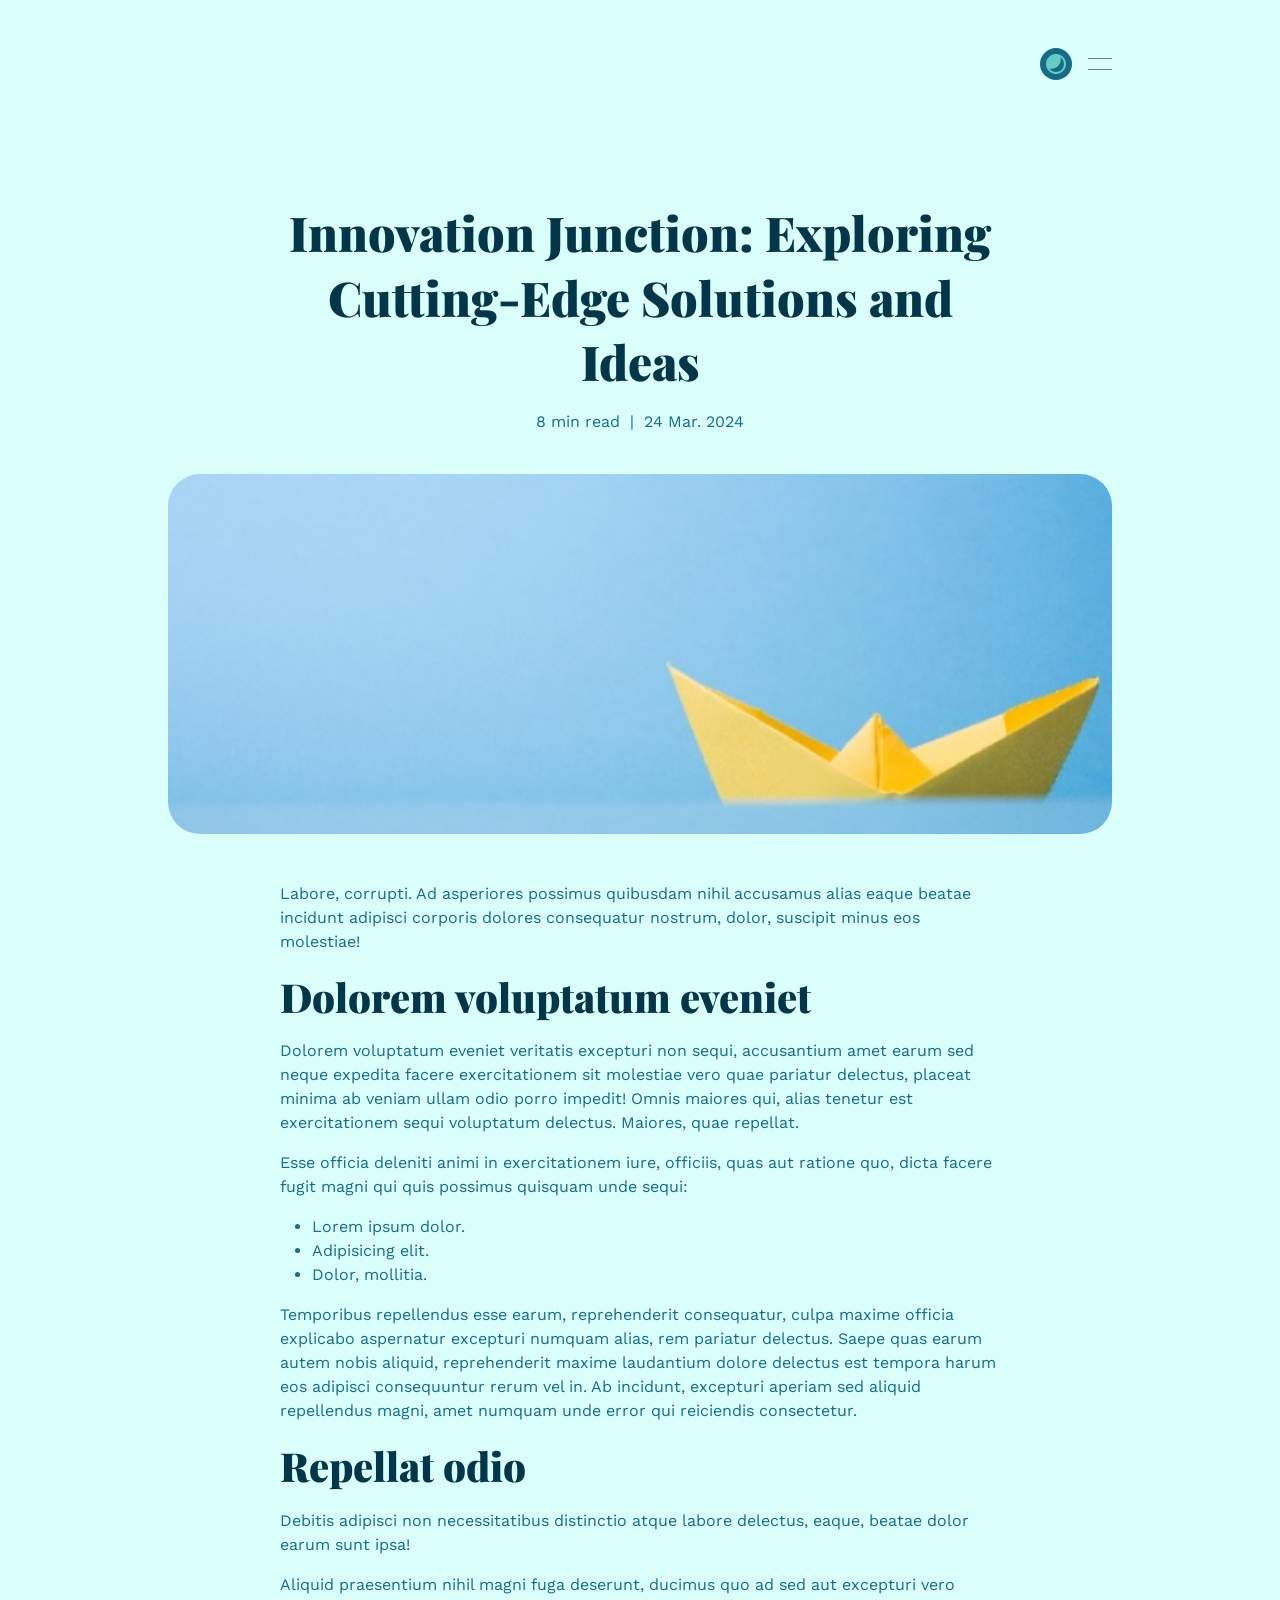
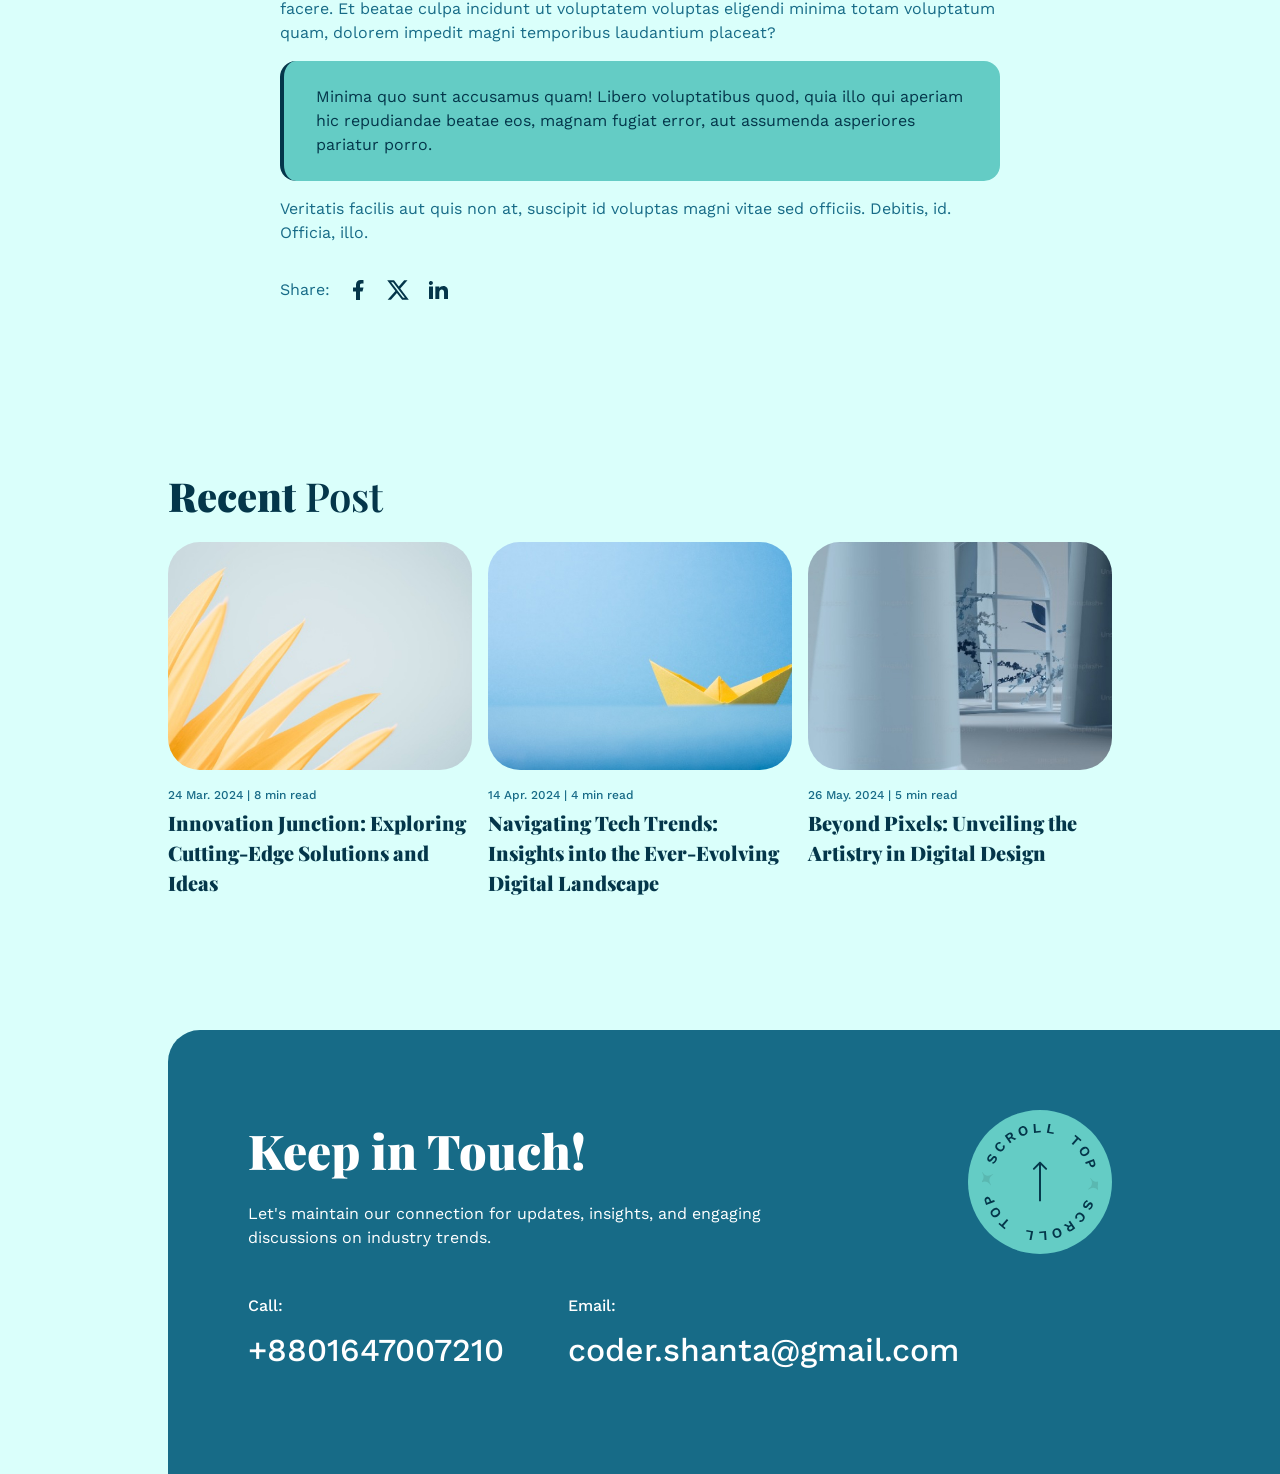
<file: blog-details.html>
<!DOCTYPE html>
<html lang="en">
  <head>
    <!-- Meta Tag -->
    <meta charset="utf-8" />
    <meta http-equiv="X-UA-Compatible" content="IE=edge" />
    <meta name="viewport" content="width=device-width, initial-scale=1" />

    <!-- Seo Meta -->
    <meta name="description" content="Solosuter - Personal Portfolio HTML Template" />
    <meta name="keywords" content="portfolio template, portfolio, personal template, responsive portfolio, personal, themeforest, html portfolio template, css3, html5" />

    <title>Solosuter - Personal Portfolio HTML Template</title>

    <!-- Favicon -->
    <link href="images/logos/favicon.png" rel="icon" />

    <!-- IOS Touch Icons -->
    <link rel="apple-touch-icon" href="images/logos/touch-icon-iphone.png" />
    <link rel="apple-touch-icon" sizes="152x152" href="images/logos/touch-icon-ipad.png" />
    <link rel="apple-touch-icon" sizes="180x180" href="images/logos/touch-icon-iphone-retina.png" />
    <link rel="apple-touch-icon" sizes="167x167" href="images/logos/touch-icon-ipad-retina.png" />

    <!-- Google fonts -->
    <link rel="preconnect" href="https://fonts.googleapis.com" />
    <link rel="preconnect" href="https://fonts.gstatic.com" crossorigin />
    <link href="https://fonts.googleapis.com/css2?family=Playfair+Display:wght@400;500;600;700;800;900&display=swap" rel="stylesheet" />
    <link href="https://fonts.googleapis.com/css2?family=Work+Sans:wght@100;200;300;400;500;600;700;800;900&display=swap" rel="stylesheet" />

    <!-- Styles -->
    <link href="css/plugins.css" rel="stylesheet" type="text/css" />
    <link href="css/styles.css" rel="stylesheet" type="text/css" />
  </head>
  <body>
    <!-- Page loader -->
    <div id="loader">
      <div id="loader_bar"></div>
    </div>

    <!-- Start:: wrapper -->
    <div id="wrapper">
      <!-- Start:: sidebar -->
      <aside id="sidebar">
        <div class="sidebar-header">
          <a href="index.html" aria-label="Logo">
            <img src="images/logos/logo.svg" alt="" />
          </a>
          <a href="javascript:void(0);" role="button" id="sidebar_close">&times;</a>
        </div>
        <div class="sidebar-body">
          <nav class="navbar">
            <ul>
              <li><a href="index.html">Home</a></li>
              <li><a href="index.html#about">About</a></li>
              <li><a href="index.html#services">Services</a></li>
              <li><a href="index.html#portfolio">Portfolio</a></li>
              <!-- <li><a href="index.html#testimonials">Testimonials</a></li> -->
              <!-- <li><a href="index.html#blog">Blog</a></li> -->
              <li><a href="index.html#contact">Contact</a></li>
            </ul>
          </nav>
        </div>
        <div class="sidebar-footer">
          <ul class="social unlist">
            <li>
              <a href="#" aria-label="Facebook">
                <svg width="24" height="24" viewBox="0 0 24 24" xmlns="http://www.w3.org/2000/svg">
                  <path
                    d="M14 13.5H16.5L17.5 9.5H14V7.5C14 6.47062 14 5.5 16 5.5H17.5V2.1401C17.1743 2.09685 15.943 2 14.6429 2C11.9284 2 10 3.65686 10 6.69971V9.5H7V13.5H10V22H14V13.5Z"
                    fill="currentColor"
                  />
                </svg>
              </a>
            </li>
            <li>
              <a href="#" aria-label="X">
                <svg width="24" height="24" viewBox="0 0 24 24" xmlns="http://www.w3.org/2000/svg">
                  <path
                    d="M18.2048 2.25H21.5128L14.2858 10.51L22.7878 21.75H16.1308L10.9168 14.933L4.95084 21.75H1.64084L9.37084 12.915L1.21484 2.25H8.04084L12.7538 8.481L18.2048 2.25ZM17.0438 19.77H18.8768L7.04484 4.126H5.07784L17.0438 19.77Z"
                    fill="currentColor"
                  />
                </svg>
              </a>
            </li>
            <li>
              <a href="#" aria-label="Linkedin">
                <svg width="24" height="24" viewBox="0 0 24 24" xmlns="http://www.w3.org/2000/svg">
                  <path
                    d="M6.94048 4.99993C6.94011 5.81424 6.44608 6.54702 5.69134 6.85273C4.9366 7.15845 4.07187 6.97605 3.5049 6.39155C2.93793 5.80704 2.78195 4.93715 3.1105 4.19207C3.43906 3.44699 4.18654 2.9755 5.00048 2.99993C6.08155 3.03238 6.94097 3.91837 6.94048 4.99993ZM7.00048 8.47993H3.00048V20.9999H7.00048V8.47993ZM13.3205 8.47993H9.34048V20.9999H13.2805V14.4299C13.2805 10.7699 18.0505 10.4299 18.0505 14.4299V20.9999H22.0005V13.0699C22.0005 6.89993 14.9405 7.12993 13.2805 10.1599L13.3205 8.47993Z"
                    fill="currentColor"
                  />
                </svg>
              </a>
            </li>
            <li>
              <a href="#" aria-label="Github">
                <svg width="24" height="24" viewBox="0 0 24 24" xmlns="http://www.w3.org/2000/svg">
                  <path
                    d="M12.001 2C6.47598 2 2.00098 6.475 2.00098 12C2.00098 16.425 4.86348 20.1625 8.83848 21.4875C9.33848 21.575 9.52598 21.275 9.52598 21.0125C9.52598 20.775 9.51348 19.9875 9.51348 19.15C7.00098 19.6125 6.35098 18.5375 6.15098 17.975C6.03848 17.6875 5.55098 16.8 5.12598 16.5625C4.77598 16.375 4.27598 15.9125 5.11348 15.9C5.90098 15.8875 6.46348 16.625 6.65098 16.925C7.55098 18.4375 8.98848 18.0125 9.56348 17.75C9.65098 17.1 9.91348 16.6625 10.201 16.4125C7.97598 16.1625 5.65098 15.3 5.65098 11.475C5.65098 10.3875 6.03848 9.4875 6.67598 8.7875C6.57598 8.5375 6.22598 7.5125 6.77598 6.1375C6.77598 6.1375 7.61348 5.875 9.52598 7.1625C10.326 6.9375 11.176 6.825 12.026 6.825C12.876 6.825 13.726 6.9375 14.526 7.1625C16.4385 5.8625 17.276 6.1375 17.276 6.1375C17.826 7.5125 17.476 8.5375 17.376 8.7875C18.0135 9.4875 18.401 10.375 18.401 11.475C18.401 15.3125 16.0635 16.1625 13.8385 16.4125C14.201 16.725 14.5135 17.325 14.5135 18.2625C14.5135 19.6 14.501 20.675 14.501 21.0125C14.501 21.275 14.6885 21.5875 15.1885 21.4875C19.259 20.1133 21.9999 16.2963 22.001 12C22.001 6.475 17.526 2 12.001 2Z"
                    fill="currentColor"
                  />
                </svg>
              </a>
            </li>
          </ul>
          <p>© Kri8thm 2024 <br />All Rights Reserved</p>
        </div>
      </aside>
      <!-- End:: sidebar -->

      <!-- Start:: main -->
      <main id="main">
        <!-- Start:: header -->
        <header id="header">
          <div class="container">
            <!-- ========================= -->
            <!--   Start:: theme setting   -->
            <!-- ========================= -->
            <div class="setting">
              <input type="checkbox" id="theme" />
              <label for="theme">
                <svg width="24" height="24" id="light" viewBox="0 0 24 24" xmlns="http://www.w3.org/2000/svg">
                  <path
                    fill="currentColor"
                    d="M12 21.9966C6.47715 21.9966 2 17.5194 2 11.9966C2 6.47373 6.47715 1.99658 12 1.99658C17.5228 1.99658 22 6.47373 22 11.9966C22 17.5194 17.5228 21.9966 12 21.9966ZM12 19.9966C16.4183 19.9966 20 16.4149 20 11.9966C20 7.5783 16.4183 3.99658 12 3.99658C7.58172 3.99658 4 7.5783 4 11.9966C4 16.4149 7.58172 19.9966 12 19.9966ZM7.00035 15.3158C9.07995 15.1645 11.117 14.2938 12.7071 12.7037C14.2972 11.1136 15.1679 9.07654 15.3193 6.99694C15.6454 7.21396 15.955 7.46629 16.2426 7.75394C18.5858 10.0971 18.5858 13.8961 16.2426 16.2392C13.8995 18.5824 10.1005 18.5824 7.75736 16.2392C7.46971 15.9516 7.21738 15.642 7.00035 15.3158Z"
                  />
                </svg>
                <svg width="24" height="24" id="dark" viewBox="0 0 24 24" xmlns="http://www.w3.org/2000/svg">
                  <path
                    fill="currentColor"
                    d="M12 21.9966C6.47715 21.9966 2 17.5194 2 11.9966C2 6.47373 6.47715 1.99658 12 1.99658C17.5228 1.99658 22 6.47373 22 11.9966C22 17.5194 17.5228 21.9966 12 21.9966ZM5.32889 16.4219C6.76378 18.5674 9.20868 19.9801 11.9836 19.9801C16.4018 19.9801 19.9836 16.3984 19.9836 11.9801C19.9836 9.20518 18.5707 6.76021 16.4251 5.32535C17.2705 8.35312 16.5025 11.7367 14.1213 14.118C11.7401 16.4992 8.3566 17.2671 5.32889 16.4219Z"
                  />
                </svg>
                <span class="hidden">Change theme</span>
              </label>
            </div>
            <!-- ========================= -->
            <!--    End:: theme setting    -->
            <!-- ========================= -->

            <a href="javascript:void(0);" role="button" id="hamburger" aria-label="Hamburger"></a>
          </div>
        </header>
        <!-- End:: header -->

        <!-- Start:: intro section -->
        <section id="intro">
          <div class="container">
            <div class="page-container page-head mb-64">
              <h1>Innovation Junction: Exploring Cutting-Edge Solutions and Ideas</h1>
              <p>8 min read &nbsp;|&nbsp; 24 Mar. 2024</p>
            </div>
            <div class="page-cover mb-48">
              <img src="images/hero/blog-2.jpg" alt="" />
            </div>
            <div class="page-container">
              <p>Labore, corrupti. Ad asperiores possimus quibusdam nihil accusamus alias eaque beatae incidunt adipisci corporis dolores consequatur nostrum, dolor, suscipit minus eos molestiae!</p>
              <h2>Dolorem voluptatum eveniet</h2>
              <p>
                Dolorem voluptatum eveniet veritatis excepturi non sequi, accusantium amet earum sed neque expedita facere exercitationem sit molestiae vero quae pariatur delectus, placeat minima ab
                veniam ullam odio porro impedit! Omnis maiores qui, alias tenetur est exercitationem sequi voluptatum delectus. Maiores, quae repellat.
              </p>
              <p>Esse officia deleniti animi in exercitationem iure, officiis, quas aut ratione quo, dicta facere fugit magni qui quis possimus quisquam unde sequi:</p>
              <ul>
                <li>Lorem ipsum dolor.</li>
                <li>Adipisicing elit.</li>
                <li>Dolor, mollitia.</li>
              </ul>
              <p>
                Temporibus repellendus esse earum, reprehenderit consequatur, culpa maxime officia explicabo aspernatur excepturi numquam alias, rem pariatur delectus. Saepe quas earum autem nobis
                aliquid, reprehenderit maxime laudantium dolore delectus est tempora harum eos adipisci consequuntur rerum vel in. Ab incidunt, excepturi aperiam sed aliquid repellendus magni, amet
                numquam unde error qui reiciendis consectetur.
              </p>
              <h2>Repellat odio</h2>
              <p>Debitis adipisci non necessitatibus distinctio atque labore delectus, eaque, beatae dolor earum sunt ipsa!</p>
              <p>
                Aliquid praesentium nihil magni fuga deserunt, ducimus quo ad sed aut excepturi vero facere. Et beatae culpa incidunt ut voluptatem voluptas eligendi minima totam voluptatum quam,
                dolorem impedit magni temporibus laudantium placeat?
              </p>
              <blockquote>
                Minima quo sunt accusamus quam! Libero voluptatibus quod, quia illo qui aperiam hic repudiandae beatae eos, magnam fugiat error, aut assumenda asperiores pariatur porro.
              </blockquote>
              <p>Veritatis facilis aut quis non at, suscipit id voluptas magni vitae sed officiis. Debitis, id. Officia, illo.</p>
              <div class="share">
                <span>Share:</span>
                <ul class="social unlist">
                  <li>
                    <a href="#" aria-label="Facebook">
                      <svg width="24" height="24" viewBox="0 0 24 24" xmlns="http://www.w3.org/2000/svg">
                        <path
                          d="M14 13.5H16.5L17.5 9.5H14V7.5C14 6.47062 14 5.5 16 5.5H17.5V2.1401C17.1743 2.09685 15.943 2 14.6429 2C11.9284 2 10 3.65686 10 6.69971V9.5H7V13.5H10V22H14V13.5Z"
                          fill="currentColor"
                        />
                      </svg>
                    </a>
                  </li>
                  <li>
                    <a href="#" aria-label="X">
                      <svg width="24" height="24" viewBox="0 0 24 24" xmlns="http://www.w3.org/2000/svg">
                        <path
                          d="M18.2048 2.25H21.5128L14.2858 10.51L22.7878 21.75H16.1308L10.9168 14.933L4.95084 21.75H1.64084L9.37084 12.915L1.21484 2.25H8.04084L12.7538 8.481L18.2048 2.25ZM17.0438 19.77H18.8768L7.04484 4.126H5.07784L17.0438 19.77Z"
                          fill="currentColor"
                        />
                      </svg>
                    </a>
                  </li>
                  <li>
                    <a href="#" aria-label="Linkedin">
                      <svg width="24" height="24" viewBox="0 0 24 24" xmlns="http://www.w3.org/2000/svg">
                        <path
                          d="M6.94048 4.99993C6.94011 5.81424 6.44608 6.54702 5.69134 6.85273C4.9366 7.15845 4.07187 6.97605 3.5049 6.39155C2.93793 5.80704 2.78195 4.93715 3.1105 4.19207C3.43906 3.44699 4.18654 2.9755 5.00048 2.99993C6.08155 3.03238 6.94097 3.91837 6.94048 4.99993ZM7.00048 8.47993H3.00048V20.9999H7.00048V8.47993ZM13.3205 8.47993H9.34048V20.9999H13.2805V14.4299C13.2805 10.7699 18.0505 10.4299 18.0505 14.4299V20.9999H22.0005V13.0699C22.0005 6.89993 14.9405 7.12993 13.2805 10.1599L13.3205 8.47993Z"
                          fill="currentColor"
                        />
                      </svg>
                    </a>
                  </li>
                </ul>
              </div>
            </div>
          </div>
        </section>
        <!-- End:: intro section -->

        <!-- Start:: recent post section -->
        <section class="section">
          <div class="container">
            <h2>Recent <span class="fw-semibold">Post</span></h2>
            <div id="blog_cards" class="swiper" data-animate="fade-up">
              <div class="swiper-wrapper">
                <div class="swiper-slide">
                  <div class="card">
                    <a href="blog-details.html" class="card__cover" aria-labelledby="blog_card_1">
                      <img src="images/hero/blog-1.jpg" alt="" />
                    </a>
                    <span class="card__subtitle">24 Mar. 2024 | 8 min read</span>
                    <div id="blog_card_1" class="h5 mb-0">
                      <a href="blog-details.html" class="underline-animation">Innovation Junction: Exploring Cutting-Edge Solutions and Ideas</a>
                    </div>
                  </div>
                </div>
                <div class="swiper-slide">
                  <div class="card">
                    <a href="blog-details.html" class="card__cover" aria-labelledby="blog_card_2">
                      <img src="images/hero/blog-2.jpg" alt="" />
                    </a>
                    <span class="card__subtitle">14 Apr. 2024 | 4 min read</span>
                    <div id="blog_card_2" class="h5 mb-0">
                      <a href="blog-details.html" class="underline-animation">Navigating Tech Trends: Insights into the Ever-Evolving Digital Landscape</a>
                    </div>
                  </div>
                </div>
                <div class="swiper-slide">
                  <div class="card">
                    <a href="blog-details.html" class="card__cover" aria-labelledby="blog_card_3">
                      <img src="images/hero/blog-3.jpg" alt="" />
                    </a>
                    <span class="card__subtitle">26 May. 2024 | 5 min read</span>
                    <div id="blog_card_3" class="h5 mb-0">
                      <a href="blog-details.html" class="underline-animation">Beyond Pixels: Unveiling the Artistry in Digital Design</a>
                    </div>
                  </div>
                </div>
              </div>
              <div class="swiper-pagination"></div>
            </div>
          </div>
        </section>
        <!-- End:: recent post section -->

        <!-- Start:: footer -->
        <footer class="container">
          <div class="footer relative">
            <!-- Footer header -->
            <div class="footer-head">
              <div class="footer-content">
                <h2 class="h1">Keep in Touch!</h2>
                <p>Let's maintain our connection for updates, insights, and engaging discussions on industry trends.</p>
              </div>
              <a href="#" aria-label="Scroll top" class="circle" data-offset="0">
                <img src="images/icons/scroll-top.svg" alt="" />
              </a>
            </div>
            <!-- Footer body -->
            <div class="footer-body fw-medium">
              <div class="footer-body__item">
                <span class="footer-body__title">Call:</span>
                <a href="tel:+8801647007210" class="underline-animation">+8801647007210</a>
              </div>
              <div class="footer-body__item">
                <span class="footer-body__title">Email:</span>
                <a href="mailto:coder.shanta@gmail.com" class="underline-animation">coder.shanta@gmail.com</a>
              </div>
            </div>
          </div>
        </footer>
        <!-- End:: footer -->
      </main>
      <!-- End:: main -->
    </div>
    <!-- End:: wrapper -->

    <!-- Scripts -->
    <script src="js/plugins.js"></script>
    <script src="js/scripts.js"></script>
  </body>
</html>
</file>
<file: css/plugins.css>
/**
 * Swiper 11.0.3
 * Most modern mobile touch slider and framework with hardware accelerated transitions
 * https://swiperjs.com
 *
 * Copyright 2014-2024 Vladimir Kharlampidi
 *
 * Released under the MIT License
 *
 * Released on: October 26, 2024
 */

@font-face {
  font-family: swiper-icons;
  src: url("data:application/font-woff;charset=utf-8;base64, [base64]//wADZ2x5ZgAAAywAAADMAAAD2MHtryVoZWFkAAABbAAAADAAAAA2E2+eoWhoZWEAAAGcAAAAHwAAACQC9gDzaG10eAAAAigAAAAZAAAArgJkABFsb2NhAAAC0AAAAFoAAABaFQAUGG1heHAAAAG8AAAAHwAAACAAcABAbmFtZQAAA/gAAAE5AAACXvFdBwlwb3N0AAAFNAAAAGIAAACE5s74hXjaY2BkYGAAYpf5Hu/j+W2+MnAzMYDAzaX6QjD6/4//Bxj5GA8AuRwMYGkAPywL13jaY2BkYGA88P8Agx4j+/8fQDYfA1AEBWgDAIB2BOoAeNpjYGRgYNBh4GdgYgABEMnIABJzYNADCQAACWgAsQB42mNgYfzCOIGBlYGB0YcxjYGBwR1Kf2WQZGhhYGBiYGVmgAFGBiQQkOaawtDAoMBQxXjg/wEGPcYDDA4wNUA2CCgwsAAAO4EL6gAAeNpj2M0gyAACqxgGNWBkZ2D4/wMA+xkDdgAAAHjaY2BgYGaAYBkGRgYQiAHyGMF8FgYHIM3DwMHABGQrMOgyWDLEM1T9/w8UBfEMgLzE////P/5//f/V/xv+r4eaAAeMbAxwIUYmIMHEgKYAYjUcsDAwsLKxc3BycfPw8jEQA/[base64]/uznmfPFBNODM2K7MTQ45YEAZqGP81AmGGcF3iPqOop0r1SPTaTbVkfUe4HXj97wYE+yNwWYxwWu4v1ugWHgo3S1XdZEVqWM7ET0cfnLGxWfkgR42o2PvWrDMBSFj/IHLaF0zKjRgdiVMwScNRAoWUoH78Y2icB/yIY09An6AH2Bdu/UB+yxopYshQiEvnvu0dURgDt8QeC8PDw7Fpji3fEA4z/PEJ6YOB5hKh4dj3EvXhxPqH/SKUY3rJ7srZ4FZnh1PMAtPhwP6fl2PMJMPDgeQ4rY8YT6Gzao0eAEA409DuggmTnFnOcSCiEiLMgxCiTI6Cq5DZUd3Qmp10vO0LaLTd2cjN4fOumlc7lUYbSQcZFkutRG7g6JKZKy0RmdLY680CDnEJ+UMkpFFe1RN7nxdVpXrC4aTtnaurOnYercZg2YVmLN/d/gczfEimrE/fs/bOuq29Zmn8tloORaXgZgGa78yO9/cnXm2BpaGvq25Dv9S4E9+5SIc9PqupJKhYFSSl47+Qcr1mYNAAAAeNptw0cKwkAAAMDZJA8Q7OUJvkLsPfZ6zFVERPy8qHh2YER+3i/BP83vIBLLySsoKimrqKqpa2hp6+jq6RsYGhmbmJqZSy0sraxtbO3sHRydnEMU4uR6yx7JJXveP7WrDycAAAAAAAH//wACeNpjYGRgYOABYhkgZgJCZgZNBkYGLQZtIJsFLMYAAAw3ALgAeNolizEKgDAQBCchRbC2sFER0YD6qVQiBCv/H9ezGI6Z5XBAw8CBK/m5iQQVauVbXLnOrMZv2oLdKFa8Pjuru2hJzGabmOSLzNMzvutpB3N42mNgZGBg4GKQYzBhYMxJLMlj4GBgAYow/P/PAJJhLM6sSoWKfWCAAwDAjgbRAAB42mNgYGBkAIIbCZo5IPrmUn0hGA0AO8EFTQAA");
  font-weight: 400;
  font-style: normal;
}
:root {
  --swiper-theme-color: #007aff;
}
:host {
  position: relative;
  display: block;
  margin-left: auto;
  margin-right: auto;
  z-index: 1;
}
.swiper {
  margin-left: auto;
  margin-right: auto;
  position: relative;
  overflow: hidden;
  list-style: none;
  padding: 0;
  z-index: 1;
  display: block;
}
.swiper-vertical > .swiper-wrapper {
  flex-direction: column;
}
.swiper-wrapper {
  position: relative;
  width: 100%;
  height: 100%;
  z-index: 1;
  display: flex;
  transition-property: transform;
  transition-timing-function: var(--swiper-wrapper-transition-timing-function, initial);
  box-sizing: content-box;
}
.swiper-android .swiper-slide,
.swiper-ios .swiper-slide,
.swiper-wrapper {
  transform: translate3d(0px, 0, 0);
}
.swiper-horizontal {
  touch-action: pan-y;
}
.swiper-vertical {
  touch-action: pan-x;
}
.swiper-slide {
  flex-shrink: 0;
  width: 100%;
  height: 100%;
  position: relative;
  transition-property: transform;
  display: block;
}
.swiper-slide-invisible-blank {
  visibility: hidden;
}
.swiper-autoheight,
.swiper-autoheight .swiper-slide {
  height: auto;
}
.swiper-autoheight .swiper-wrapper {
  align-items: flex-start;
  transition-property: transform, height;
}
.swiper-backface-hidden .swiper-slide {
  transform: translateZ(0);
  -webkit-backface-visibility: hidden;
  backface-visibility: hidden;
}
.swiper-3d.swiper-css-mode .swiper-wrapper {
  perspective: 1200px;
}
.swiper-3d .swiper-wrapper {
  transform-style: preserve-3d;
}
.swiper-3d {
  perspective: 1200px;
}
.swiper-3d .swiper-cube-shadow,
.swiper-3d .swiper-slide {
  transform-style: preserve-3d;
}
.swiper-css-mode > .swiper-wrapper {
  overflow: auto;
  scrollbar-width: none;
  -ms-overflow-style: none;
}
.swiper-css-mode > .swiper-wrapper::-webkit-scrollbar {
  display: none;
}
.swiper-css-mode > .swiper-wrapper > .swiper-slide {
  scroll-snap-align: start start;
}
.swiper-css-mode.swiper-horizontal > .swiper-wrapper {
  scroll-snap-type: x mandatory;
}
.swiper-css-mode.swiper-vertical > .swiper-wrapper {
  scroll-snap-type: y mandatory;
}
.swiper-css-mode.swiper-free-mode > .swiper-wrapper {
  scroll-snap-type: none;
}
.swiper-css-mode.swiper-free-mode > .swiper-wrapper > .swiper-slide {
  scroll-snap-align: none;
}
.swiper-css-mode.swiper-centered > .swiper-wrapper::before {
  content: "";
  flex-shrink: 0;
  order: 9999;
}
.swiper-css-mode.swiper-centered > .swiper-wrapper > .swiper-slide {
  scroll-snap-align: center center;
  scroll-snap-stop: always;
}
.swiper-css-mode.swiper-centered.swiper-horizontal > .swiper-wrapper > .swiper-slide:first-child {
  margin-inline-start: var(--swiper-centered-offset-before);
}
.swiper-css-mode.swiper-centered.swiper-horizontal > .swiper-wrapper::before {
  height: 100%;
  min-height: 1px;
  width: var(--swiper-centered-offset-after);
}
.swiper-css-mode.swiper-centered.swiper-vertical > .swiper-wrapper > .swiper-slide:first-child {
  margin-block-start: var(--swiper-centered-offset-before);
}
.swiper-css-mode.swiper-centered.swiper-vertical > .swiper-wrapper::before {
  width: 100%;
  min-width: 1px;
  height: var(--swiper-centered-offset-after);
}
.swiper-3d .swiper-slide-shadow,
.swiper-3d .swiper-slide-shadow-bottom,
.swiper-3d .swiper-slide-shadow-left,
.swiper-3d .swiper-slide-shadow-right,
.swiper-3d .swiper-slide-shadow-top {
  position: absolute;
  left: 0;
  top: 0;
  width: 100%;
  height: 100%;
  pointer-events: none;
  z-index: 10;
}
.swiper-3d .swiper-slide-shadow {
  background: rgba(0, 0, 0, 0.15);
}
.swiper-3d .swiper-slide-shadow-left {
  background-image: linear-gradient(to left, rgba(0, 0, 0, 0.5), rgba(0, 0, 0, 0));
}
.swiper-3d .swiper-slide-shadow-right {
  background-image: linear-gradient(to right, rgba(0, 0, 0, 0.5), rgba(0, 0, 0, 0));
}
.swiper-3d .swiper-slide-shadow-top {
  background-image: linear-gradient(to top, rgba(0, 0, 0, 0.5), rgba(0, 0, 0, 0));
}
.swiper-3d .swiper-slide-shadow-bottom {
  background-image: linear-gradient(to bottom, rgba(0, 0, 0, 0.5), rgba(0, 0, 0, 0));
}
.swiper-lazy-preloader {
  width: 42px;
  height: 42px;
  position: absolute;
  left: 50%;
  top: 50%;
  margin-left: -21px;
  margin-top: -21px;
  z-index: 10;
  transform-origin: 50%;
  box-sizing: border-box;
  border: 4px solid var(--swiper-preloader-color, var(--swiper-theme-color));
  border-radius: 50%;
  border-top-color: transparent;
}
.swiper-watch-progress .swiper-slide-visible .swiper-lazy-preloader,
.swiper:not(.swiper-watch-progress) .swiper-lazy-preloader {
  animation: swiper-preloader-spin 1s infinite linear;
}
.swiper-lazy-preloader-white {
  --swiper-preloader-color: #fff;
}
.swiper-lazy-preloader-black {
  --swiper-preloader-color: #000;
}
@keyframes swiper-preloader-spin {
  0% {
    transform: rotate(0deg);
  }
  100% {
    transform: rotate(360deg);
  }
}
.swiper-virtual .swiper-slide {
  -webkit-backface-visibility: hidden;
  transform: translateZ(0);
}
.swiper-virtual.swiper-css-mode .swiper-wrapper::after {
  content: "";
  position: absolute;
  left: 0;
  top: 0;
  pointer-events: none;
}
.swiper-virtual.swiper-css-mode.swiper-horizontal .swiper-wrapper::after {
  height: 1px;
  width: var(--swiper-virtual-size);
}
.swiper-virtual.swiper-css-mode.swiper-vertical .swiper-wrapper::after {
  width: 1px;
  height: var(--swiper-virtual-size);
}
:root {
  --swiper-navigation-size: 44px;
}
.swiper-button-next,
.swiper-button-prev {
  position: absolute;
  top: var(--swiper-navigation-top-offset, 50%);
  width: calc(var(--swiper-navigation-size) / 44 * 27);
  height: var(--swiper-navigation-size);
  margin-top: calc(0px - (var(--swiper-navigation-size) / 2));
  z-index: 10;
  cursor: pointer;
  display: flex;
  align-items: center;
  justify-content: center;
  color: var(--swiper-navigation-color, var(--swiper-theme-color));
}
.swiper-button-next.swiper-button-disabled,
.swiper-button-prev.swiper-button-disabled {
  opacity: 0.35;
  cursor: auto;
  pointer-events: none;
}
.swiper-button-next.swiper-button-hidden,
.swiper-button-prev.swiper-button-hidden {
  opacity: 0;
  cursor: auto;
  pointer-events: none;
}
.swiper-navigation-disabled .swiper-button-next,
.swiper-navigation-disabled .swiper-button-prev {
  display: none !important;
}
.swiper-button-next svg,
.swiper-button-prev svg {
  width: 100%;
  height: 100%;
  object-fit: contain;
  transform-origin: center;
}
.swiper-rtl .swiper-button-next svg,
.swiper-rtl .swiper-button-prev svg {
  transform: rotate(180deg);
}
.swiper-button-prev,
.swiper-rtl .swiper-button-next {
  left: var(--swiper-navigation-sides-offset, 10px);
  right: auto;
}
.swiper-button-next,
.swiper-rtl .swiper-button-prev {
  right: var(--swiper-navigation-sides-offset, 10px);
  left: auto;
}
.swiper-button-lock {
  display: none;
}
.swiper-button-next:after,
.swiper-button-prev:after {
  font-family: swiper-icons;
  font-size: var(--swiper-navigation-size);
  text-transform: none !important;
  letter-spacing: 0;
  font-variant: initial;
  line-height: 1;
}
.swiper-button-prev:after,
.swiper-rtl .swiper-button-next:after {
  content: "prev";
}
.swiper-button-next,
.swiper-rtl .swiper-button-prev {
  right: var(--swiper-navigation-sides-offset, 10px);
  left: auto;
}
.swiper-button-next:after,
.swiper-rtl .swiper-button-prev:after {
  content: "next";
}
.swiper-pagination {
  position: absolute;
  text-align: center;
  transition: 0.3s opacity;
  transform: translate3d(0, 0, 0);
  z-index: 10;
}
.swiper-pagination.swiper-pagination-hidden {
  opacity: 0;
}
.swiper-pagination-disabled > .swiper-pagination,
.swiper-pagination.swiper-pagination-disabled {
  display: none !important;
}
.swiper-horizontal > .swiper-pagination-bullets,
.swiper-pagination-bullets.swiper-pagination-horizontal,
.swiper-pagination-custom,
.swiper-pagination-fraction {
  bottom: var(--swiper-pagination-bottom, 8px);
  top: var(--swiper-pagination-top, auto);
  left: 0;
  width: 100%;
}
.swiper-pagination-bullets-dynamic {
  overflow: hidden;
  font-size: 0;
}
.swiper-pagination-bullets-dynamic .swiper-pagination-bullet {
  transform: scale(0.33);
  position: relative;
}
.swiper-pagination-bullets-dynamic .swiper-pagination-bullet-active {
  transform: scale(1);
}
.swiper-pagination-bullets-dynamic .swiper-pagination-bullet-active-main {
  transform: scale(1);
}
.swiper-pagination-bullets-dynamic .swiper-pagination-bullet-active-prev {
  transform: scale(0.66);
}
.swiper-pagination-bullets-dynamic .swiper-pagination-bullet-active-prev-prev {
  transform: scale(0.33);
}
.swiper-pagination-bullets-dynamic .swiper-pagination-bullet-active-next {
  transform: scale(0.66);
}
.swiper-pagination-bullets-dynamic .swiper-pagination-bullet-active-next-next {
  transform: scale(0.33);
}
.swiper-pagination-bullet {
  width: var(--swiper-pagination-bullet-width, var(--swiper-pagination-bullet-size, 8px));
  height: var(--swiper-pagination-bullet-height, var(--swiper-pagination-bullet-size, 8px));
  display: inline-block;
  border-radius: var(--swiper-pagination-bullet-border-radius, 50%);
  background: var(--swiper-pagination-bullet-inactive-color, #000);
  opacity: var(--swiper-pagination-bullet-inactive-opacity, 0.2);
}
button.swiper-pagination-bullet {
  border: none;
  margin: 0;
  padding: 0;
  box-shadow: none;
  -webkit-appearance: none;
  appearance: none;
}
.swiper-pagination-clickable .swiper-pagination-bullet {
  cursor: pointer;
}
.swiper-pagination-bullet:only-child {
  display: none !important;
}
.swiper-pagination-bullet-active {
  opacity: var(--swiper-pagination-bullet-opacity, 1);
  background: var(--swiper-pagination-color, var(--swiper-theme-color));
}
.swiper-pagination-vertical.swiper-pagination-bullets,
.swiper-vertical > .swiper-pagination-bullets {
  right: var(--swiper-pagination-right, 8px);
  left: var(--swiper-pagination-left, auto);
  top: 50%;
  transform: translate3d(0px, -50%, 0);
}
.swiper-pagination-vertical.swiper-pagination-bullets .swiper-pagination-bullet,
.swiper-vertical > .swiper-pagination-bullets .swiper-pagination-bullet {
  margin: var(--swiper-pagination-bullet-vertical-gap, 6px) 0;
  display: block;
}
.swiper-pagination-vertical.swiper-pagination-bullets.swiper-pagination-bullets-dynamic,
.swiper-vertical > .swiper-pagination-bullets.swiper-pagination-bullets-dynamic {
  top: 50%;
  transform: translateY(-50%);
  width: 8px;
}
.swiper-pagination-vertical.swiper-pagination-bullets.swiper-pagination-bullets-dynamic .swiper-pagination-bullet,
.swiper-vertical > .swiper-pagination-bullets.swiper-pagination-bullets-dynamic .swiper-pagination-bullet {
  display: inline-block;
  transition: 0.2s transform, 0.2s top;
}
.swiper-horizontal > .swiper-pagination-bullets .swiper-pagination-bullet,
.swiper-pagination-horizontal.swiper-pagination-bullets .swiper-pagination-bullet {
  margin: 0 var(--swiper-pagination-bullet-horizontal-gap, 4px);
}
.swiper-horizontal > .swiper-pagination-bullets.swiper-pagination-bullets-dynamic,
.swiper-pagination-horizontal.swiper-pagination-bullets.swiper-pagination-bullets-dynamic {
  left: 50%;
  transform: translateX(-50%);
  white-space: nowrap;
}
.swiper-horizontal > .swiper-pagination-bullets.swiper-pagination-bullets-dynamic .swiper-pagination-bullet,
.swiper-pagination-horizontal.swiper-pagination-bullets.swiper-pagination-bullets-dynamic .swiper-pagination-bullet {
  transition: 0.2s transform, 0.2s left;
}
.swiper-horizontal.swiper-rtl > .swiper-pagination-bullets-dynamic .swiper-pagination-bullet {
  transition: 0.2s transform, 0.2s right;
}
.swiper-pagination-fraction {
  color: var(--swiper-pagination-fraction-color, inherit);
}
.swiper-pagination-progressbar {
  background: var(--swiper-pagination-progressbar-bg-color, rgba(0, 0, 0, 0.25));
  position: absolute;
}
.swiper-pagination-progressbar .swiper-pagination-progressbar-fill {
  background: var(--swiper-pagination-color, var(--swiper-theme-color));
  position: absolute;
  left: 0;
  top: 0;
  width: 100%;
  height: 100%;
  transform: scale(0);
  transform-origin: left top;
}
.swiper-rtl .swiper-pagination-progressbar .swiper-pagination-progressbar-fill {
  transform-origin: right top;
}
.swiper-horizontal > .swiper-pagination-progressbar,
.swiper-pagination-progressbar.swiper-pagination-horizontal,
.swiper-pagination-progressbar.swiper-pagination-vertical.swiper-pagination-progressbar-opposite,
.swiper-vertical > .swiper-pagination-progressbar.swiper-pagination-progressbar-opposite {
  width: 100%;
  height: var(--swiper-pagination-progressbar-size, 4px);
  left: 0;
  top: 0;
}
.swiper-horizontal > .swiper-pagination-progressbar.swiper-pagination-progressbar-opposite,
.swiper-pagination-progressbar.swiper-pagination-horizontal.swiper-pagination-progressbar-opposite,
.swiper-pagination-progressbar.swiper-pagination-vertical,
.swiper-vertical > .swiper-pagination-progressbar {
  width: var(--swiper-pagination-progressbar-size, 4px);
  height: 100%;
  left: 0;
  top: 0;
}
.swiper-pagination-lock {
  display: none;
}
.swiper-scrollbar {
  border-radius: var(--swiper-scrollbar-border-radius, 10px);
  position: relative;
  touch-action: none;
  background: var(--swiper-scrollbar-bg-color, rgba(0, 0, 0, 0.1));
}
.swiper-scrollbar-disabled > .swiper-scrollbar,
.swiper-scrollbar.swiper-scrollbar-disabled {
  display: none !important;
}
.swiper-horizontal > .swiper-scrollbar,
.swiper-scrollbar.swiper-scrollbar-horizontal {
  position: absolute;
  left: var(--swiper-scrollbar-sides-offset, 1%);
  bottom: var(--swiper-scrollbar-bottom, 4px);
  top: var(--swiper-scrollbar-top, auto);
  z-index: 50;
  height: var(--swiper-scrollbar-size, 4px);
  width: calc(100% - 2 * var(--swiper-scrollbar-sides-offset, 1%));
}
.swiper-scrollbar.swiper-scrollbar-vertical,
.swiper-vertical > .swiper-scrollbar {
  position: absolute;
  left: var(--swiper-scrollbar-left, auto);
  right: var(--swiper-scrollbar-right, 4px);
  top: var(--swiper-scrollbar-sides-offset, 1%);
  z-index: 50;
  width: var(--swiper-scrollbar-size, 4px);
  height: calc(100% - 2 * var(--swiper-scrollbar-sides-offset, 1%));
}
.swiper-scrollbar-drag {
  height: 100%;
  width: 100%;
  position: relative;
  background: var(--swiper-scrollbar-drag-bg-color, rgba(0, 0, 0, 0.5));
  border-radius: var(--swiper-scrollbar-border-radius, 10px);
  left: 0;
  top: 0;
}
.swiper-scrollbar-cursor-drag {
  cursor: move;
}
.swiper-scrollbar-lock {
  display: none;
}
.swiper-zoom-container {
  width: 100%;
  height: 100%;
  display: flex;
  justify-content: center;
  align-items: center;
  text-align: center;
}
.swiper-zoom-container > canvas,
.swiper-zoom-container > img,
.swiper-zoom-container > svg {
  max-width: 100%;
  max-height: 100%;
  object-fit: contain;
}
.swiper-slide-zoomed {
  cursor: move;
  touch-action: none;
}
.swiper .swiper-notification {
  position: absolute;
  left: 0;
  top: 0;
  pointer-events: none;
  opacity: 0;
  z-index: -1000;
}
.swiper-free-mode > .swiper-wrapper {
  transition-timing-function: ease-out;
  margin: 0 auto;
}
.swiper-grid > .swiper-wrapper {
  flex-wrap: wrap;
}
.swiper-grid-column > .swiper-wrapper {
  flex-wrap: wrap;
  flex-direction: column;
}
.swiper-fade.swiper-free-mode .swiper-slide {
  transition-timing-function: ease-out;
}
.swiper-fade .swiper-slide {
  pointer-events: none;
  transition-property: opacity;
}
.swiper-fade .swiper-slide .swiper-slide {
  pointer-events: none;
}
.swiper-fade .swiper-slide-active {
  pointer-events: auto;
}
.swiper-fade .swiper-slide-active .swiper-slide-active {
  pointer-events: auto;
}
.swiper-cube {
  overflow: visible;
}
.swiper-cube .swiper-slide {
  pointer-events: none;
  -webkit-backface-visibility: hidden;
  backface-visibility: hidden;
  z-index: 1;
  visibility: hidden;
  transform-origin: 0 0;
  width: 100%;
  height: 100%;
}
.swiper-cube .swiper-slide .swiper-slide {
  pointer-events: none;
}
.swiper-cube.swiper-rtl .swiper-slide {
  transform-origin: 100% 0;
}
.swiper-cube .swiper-slide-active,
.swiper-cube .swiper-slide-active .swiper-slide-active {
  pointer-events: auto;
}
.swiper-cube .swiper-slide-active,
.swiper-cube .swiper-slide-next,
.swiper-cube .swiper-slide-prev {
  pointer-events: auto;
  visibility: visible;
}
.swiper-cube .swiper-cube-shadow {
  position: absolute;
  left: 0;
  bottom: 0px;
  width: 100%;
  height: 100%;
  opacity: 0.6;
  z-index: 0;
}
.swiper-cube .swiper-cube-shadow:before {
  content: "";
  background: #000;
  position: absolute;
  left: 0;
  top: 0;
  bottom: 0;
  right: 0;
  filter: blur(50px);
}
.swiper-cube .swiper-slide-next + .swiper-slide {
  pointer-events: auto;
  visibility: visible;
}
.swiper-cube .swiper-slide-shadow-cube.swiper-slide-shadow-bottom,
.swiper-cube .swiper-slide-shadow-cube.swiper-slide-shadow-left,
.swiper-cube .swiper-slide-shadow-cube.swiper-slide-shadow-right,
.swiper-cube .swiper-slide-shadow-cube.swiper-slide-shadow-top {
  z-index: 0;
  -webkit-backface-visibility: hidden;
  backface-visibility: hidden;
}
.swiper-flip {
  overflow: visible;
}
.swiper-flip .swiper-slide {
  pointer-events: none;
  -webkit-backface-visibility: hidden;
  backface-visibility: hidden;
  z-index: 1;
}
.swiper-flip .swiper-slide .swiper-slide {
  pointer-events: none;
}
.swiper-flip .swiper-slide-active,
.swiper-flip .swiper-slide-active .swiper-slide-active {
  pointer-events: auto;
}
.swiper-flip .swiper-slide-shadow-flip.swiper-slide-shadow-bottom,
.swiper-flip .swiper-slide-shadow-flip.swiper-slide-shadow-left,
.swiper-flip .swiper-slide-shadow-flip.swiper-slide-shadow-right,
.swiper-flip .swiper-slide-shadow-flip.swiper-slide-shadow-top {
  z-index: 0;
  -webkit-backface-visibility: hidden;
  backface-visibility: hidden;
}
.swiper-creative .swiper-slide {
  -webkit-backface-visibility: hidden;
  backface-visibility: hidden;
  overflow: hidden;
  transition-property: transform, opacity, height;
}
.swiper-cards {
  overflow: visible;
}
.swiper-cards .swiper-slide {
  transform-origin: center bottom;
  -webkit-backface-visibility: hidden;
  backface-visibility: hidden;
  overflow: hidden;
}
</file>
<file: css/styles.css>
/**
 *
 * Template name: 
 * Template url: http://shanta.dev.in/html/solosuter/theme
 * Author: shanta.dev (shanta.dev.in) <shanta.dev@gmail.com>
 * Version: 1.0.0
 * Written by: shanta.dev
 * ---------------------------------------------------------------- */

/**
 * Table of contents
 *
 * 01. CSS Variables
 * 02. Dark Styles
 * 03. Reboot CSS
 * 04. Typography
 * 05. Spacing
 * 06. Grid System
 * 07. Components
 * 08. Core Styles
 * 09. Homepage
 * 10. Footer Styles
 * 11. Animation
 * 12. Responsive Styles
 *
 */

/** 
 *
 * 01. CSS Variables
 * ---------------------------------------------------------------- */
:root {
  /* Theme colors */
  --primary: #176b87;
  --primary-rgb: 23, 107, 135;
  --secondary: #64ccc5;
  --secondary-rgb: 100, 204, 197;
  --dark: #04364a;
  --dark-rgb: 4, 54, 74;
  --light: #dafffb;
  --light-rgb: 218, 255, 251;

  /* Body config */
  --body-color: var(--primary);
  --body-bg: var(--light);
  --body-font-family: "Work Sans", sans-serif;
  --body-font-size: 1rem;
  --body-font-weight: 400;
  --body-line-height: 1.5;
  --body-text-align: left;

  /* Link<a> config */
  --link-color: var(--primary);
  --link-hover-color: var(--dark);
  --lang-link-color: var(--dark);

  /* Heading config */
  --heading-font-family: "Playfair Display", serif;
  --heading-font-weight: 900;
  --heading-margin-bottom: 8px;
  --heading-line-height: 1.5;
  --heading-color: var(--dark);

  /* Theme border */
  --border-width: 1px;
  --border-color: rgba(var(--dark-rgb), 0.1);
  --border-radius: 24px;

  /* Grid config */
  --gutter-x: 32px;
  --gutter-y: 0;
  --section-padding-top: 32px;
  --section-padding-bottom: 80px;
  --section-heading-spacing: 40px;

  /* Button config */
  --btn-padding-x: 2rem;
  --btn-padding-y: 1rem;
  --btn-font-family: "Playfair Display", serif;
  --btn-font-size: 16px;
  --btn-font-weight: 400;
  --btn-line-height: 1.5rem;
  --btn-color: var(--bs-body-color);
  --btn-bg: transparent;
  --btn-border-radius: 8px;
  --btn-box-shadow: inset 0 1px 0 rgba(255, 255, 255, 0.15), 0 1px 1px rgba(0, 0, 0, 0.075);
  --btn-icon-bg: transparent;
  --btn-icon-color: transparent;

  --sidebar-width: 280px;

  /* Swiper slider config */
  --swiper-pagination-bullet-inactive-opacity: 0.15;
  --swiper-pagination-color: var(--primary);

  /* Animation */
  --animation-timing-function: cubic-bezier(0.25, 0.46, 0.45, 0.94);
  --animation-duration: 1.5s;
  --animation-name: ;
}

/** 
 *
 * 02. Dark Styles
 * ---------------------------------------------------------------- */
[data-theme="dark"] {
  --border-color: rgba(var(--light-rgb), 0.1);
  --lang-link-color: var(--light);
  --body-color: var(--secondary);
  --body-bg: var(--dark);
  --heading-color: var(--light);
}

[data-theme="dark"] blockquote {
  border-color: var(--primary);
}

[data-theme="dark"] .hero-1 .hero-border,
[data-theme="dark"] .hero-2 .hero-border {
  border-color: var(--light);
}

[data-theme="dark"] .skill-list .skill-list__title {
  color: var(--light);
}

[data-theme="dark"] .shape.shape--4,
[data-theme="dark"] .shape.shape--7,
[data-theme="dark"] .shape.shape--10,
[data-theme="dark"] .shape.shape--12 {
  color: var(--primary);
}

/** 
 *
 * 03. Reboot CSS
 * ---------------------------------------------------------------- */
*,
*::before,
*::after {
  box-sizing: border-box;
}

@media (prefers-reduced-motion: no-preference) {
  :root {
    scroll-behavior: smooth;
  }

  [data-animate] {
    opacity: 0;
  }
}

@media (prefers-reduced-motion) {
  [data-animate] {
    -webkit-animation: none !important;
    animation: none !important;
  }
}

body {
  margin: 0;
  font-family: var(--body-font-family);
  font-size: var(--body-font-size);
  font-weight: var(--body-font-weight);
  line-height: var(--body-line-height);
  color: var(--body-color);
  text-align: var(--body-text-align);
  background-color: var(--body-bg);
  -webkit-text-size-adjust: 100%;
  -webkit-tap-highlight-color: rgba(0, 0, 0, 0);
}

hr {
  margin: 1rem 0;
  color: inherit;
  border: 0;
  border-top: var(--border-width) solid;
  opacity: 0.25;
}

p {
  margin: 0;
}

p:not(:last-child) {
  margin-bottom: 1rem;
}

abbr[title] {
  -webkit-text-decoration: underline dotted;
  text-decoration: underline dotted;
  cursor: help;
  -webkit-text-decoration-skip-ink: none;
  text-decoration-skip-ink: none;
}

address {
  margin-bottom: 1rem;
  font-style: normal;
  line-height: inherit;
}

ol,
ul {
  padding-left: 2rem;
}

ol,
ul,
dl {
  margin-top: 0;
  margin-bottom: 1rem;
}

ol ol,
ul ul,
ol ul,
ul ol {
  margin-bottom: 0;
}

dt {
  font-weight: 700;
}

dd {
  margin-bottom: 0.5rem;
  margin-left: 0;
}

blockquote {
  margin: 0 0 16px;
  padding: 24px 32px;
  border-radius: 16px;
  background-color: var(--secondary);
  color: var(--dark);
  border-left: 4px solid var(--dark);
}

b,
strong {
  font-weight: bolder;
}

small,
.small {
  font-size: 0.875em;
}

mark,
.mark {
  padding: 0.1875em;
  color: var(--highlight-color);
  background-color: var(--highlight-bg);
}

sub,
sup {
  position: relative;
  font-size: 0.75em;
  line-height: 0;
  vertical-align: baseline;
}

sub {
  bottom: -0.25em;
}

sup {
  top: -0.5em;
}

a {
  color: var(--link-color);
  text-decoration: none;
}

a:hover {
  --link-color: var(--link-hover-color);
}

a:not([href]):not([class]),
a:not([href]):not([class]):hover {
  color: inherit;
  text-decoration: none;
}

pre,
code,
kbd,
samp {
  font-family: SFMono-Regular, Menlo, Monaco, Consolas, "Liberation Mono", "Courier New", monospace;
  font-size: 1em;
}

pre {
  display: block;
  margin-top: 0;
  margin-bottom: 1rem;
  overflow: auto;
  font-size: 0.875em;
}

pre code {
  font-size: inherit;
  color: inherit;
  word-break: normal;
}

code {
  font-size: 0.875em;
  color: #eb5160;
  word-wrap: break-word;
}

a > code {
  color: inherit;
}

kbd {
  padding: 0.1875rem 0.375rem;
  font-size: 0.875em;
  color: var(--body-bg);
  background-color: var(--body-color);
  border-radius: 0.25rem;
}

kbd kbd {
  padding: 0;
  font-size: 1em;
}

figure {
  margin: 0 0 1rem;
}

img,
svg {
  vertical-align: middle;
  max-width: 100%;
}

table {
  caption-side: bottom;
  border-collapse: collapse;
}

caption {
  padding-top: 0.5rem;
  padding-bottom: 0.5rem;
  text-align: left;
}

th {
  text-align: inherit;
  text-align: -webkit-match-parent;
}

thead,
tbody,
tfoot,
tr,
td,
th {
  border-color: inherit;
  border-style: solid;
  border-width: 0;
}

label {
  display: inline-block;
}

button {
  border-radius: 0;
}

button:focus:not(:focus-visible) {
  outline: 0;
}

input,
button,
select,
optgroup,
textarea {
  margin: 0;
  font-family: inherit;
  font-size: inherit;
  line-height: inherit;
}

button,
select {
  text-transform: none;
}

[role="button"] {
  cursor: pointer;
}

select {
  word-wrap: normal;
}

select:disabled {
  opacity: 1;
}

[list]:not([type="date"]):not([type="datetime-local"]):not([type="month"]):not([type="week"]):not([type="time"])::-webkit-calendar-picker-indicator {
  display: none !important;
}

button,
[type="button"],
[type="reset"],
[type="submit"] {
  -webkit-appearance: button;
}

button:not(:disabled),
[type="button"]:not(:disabled),
[type="reset"]:not(:disabled),
[type="submit"]:not(:disabled) {
  cursor: pointer;
}

::-moz-focus-inner {
  padding: 0;
  border-style: none;
}

textarea {
  resize: vertical;
}

fieldset {
  min-width: 0;
  padding: 0;
  margin: 0;
  border: 0;
}

legend {
  float: left;
  width: 100%;
  padding: 0;
  margin-bottom: 0.5rem;
  font-size: calc(1.275rem + 0.3vw);
  line-height: inherit;
}

@media (min-width: 1200px) {
  legend {
    font-size: 1.5rem;
  }
}

legend + * {
  clear: left;
}

::-webkit-datetime-edit-fields-wrapper,
::-webkit-datetime-edit-text,
::-webkit-datetime-edit-minute,
::-webkit-datetime-edit-hour-field,
::-webkit-datetime-edit-day-field,
::-webkit-datetime-edit-month-field,
::-webkit-datetime-edit-year-field {
  padding: 0;
}

::-webkit-inner-spin-button {
  height: auto;
}

[type="search"] {
  -webkit-appearance: textfield;
  outline-offset: -2px;
}

::-webkit-search-decoration {
  -webkit-appearance: none;
}

::-webkit-color-swatch-wrapper {
  padding: 0;
}

::-webkit-file-upload-button {
  font: inherit;
  -webkit-appearance: button;
}

::file-selector-button {
  font: inherit;
  -webkit-appearance: button;
}

::selection {
  background: var(--secondary);
  color: var(--dark);
}

::-webkit-scrollbar {
  width: 8px;
}

::-webkit-scrollbar-track {
  background: rgba(0, 0, 0, 0.15);
}

::-webkit-scrollbar-thumb {
  background-color: var(--primary);
}

output {
  display: inline-block;
}

iframe {
  border: 0;
}

summary {
  display: list-item;
  cursor: pointer;
}

progress {
  vertical-align: baseline;
}

[hidden] {
  display: none !important;
}

/** 
 *
 * 04. Typography
 * ---------------------------------------------------------------- */
h6,
h5,
h4,
h3,
h2,
h1,
.h6,
.h5,
.h4,
.h3,
.h2,
.h1 {
  margin-top: 0;
  margin-bottom: var(--heading-margin-bottom);
  font-weight: var(--heading-font-weight);
  font-family: var(--heading-font-family);
  line-height: var(--heading-line-height);
  color: var(--heading-color);
}

h1,
.h1 {
  font-size: calc(1.375rem + 1.5vw);
}

h2,
.h2 {
  font-size: calc(1.325rem + 0.9vw);
}

h3,
.h3 {
  font-size: calc(1.3rem + 0.6vw);
}

h4,
.h4 {
  font-size: calc(1.275rem + 0.3vw);
}

h5,
.h5 {
  font-size: 1.25rem;
}

h6,
.h6 {
  font-size: 1rem;
}

.fw-medium {
  font-weight: 500 !important;
}

.fw-semibold {
  font-weight: 600 !important;
}

/** 
 *
 * 05. Spacing
 * ---------------------------------------------------------------- */
.mb-0 {
  margin-bottom: 0 !important;
}

.mb-48 {
  margin-bottom: 32px !important;
}

.mb-64 {
  margin-bottom: var(--section-heading-spacing) !important;
}

/** 
 *
 * 06. Grid System
 * ---------------------------------------------------------------- */
.container {
  max-width: var(--container-width);
  width: 100%;
  padding-right: calc(var(--gutter-x) * 0.5);
  padding-left: calc(var(--gutter-x) * 0.5);
  margin-right: auto;
  margin-left: auto;
}

.row {
  display: -webkit-box;
  display: -ms-flexbox;
  display: flex;
  -ms-flex-wrap: wrap;
  flex-wrap: wrap;
  margin-top: calc(-1 * var(--gutter-y));
  margin-left: calc(-0.5 * var(--gutter-x));
  margin-right: calc(-0.5 * var(--gutter-x));
}

.row > * {
  -webkit-box-flex: 0;
  -ms-flex: 0 0 auto;
  flex: 0 0 auto;
  width: 100%;
  max-width: 100%;
  padding-right: calc(var(--gutter-x) * 0.5);
  padding-left: calc(var(--gutter-x) * 0.5);
  margin-top: var(--gutter-y);
}

/** 
 *
 * 07. Components
 * ---------------------------------------------------------------- */

/* Button */
.btn {
  --btn-focus-box-shadow: 0 0 0 0.25rem rgba(var(--btn-focus-shadow-rgb), 0.25);
  display: inline-block;
  padding: var(--btn-padding-y) var(--btn-padding-x);
  font-family: var(--btn-font-family);
  font-size: var(--btn-font-size);
  font-weight: var(--btn-font-weight);
  line-height: var(--btn-line-height);
  color: var(--btn-color);
  text-align: center;
  text-decoration: none;
  vertical-align: middle;
  cursor: pointer;
  -webkit-user-select: none;
  -moz-user-select: none;
  user-select: none;
  border: none;
  border-radius: var(--btn-border-radius);
  background-color: var(--btn-bg);
  position: relative;
  letter-spacing: 1px;
  -webkit-transition: color 0.15s ease-in-out, background-color 0.15s ease-in-out, border-color 0.15s ease-in-out, box-shadow 0.15s ease-in-out;
  -o-transition: color 0.15s ease-in-out, background-color 0.15s ease-in-out, border-color 0.15s ease-in-out, box-shadow 0.15s ease-in-out;
  transition: color 0.15s ease-in-out, background-color 0.15s ease-in-out, border-color 0.15s ease-in-out, box-shadow 0.15s ease-in-out;
}

@media (prefers-reduced-motion: reduce) {
  .btn {
    -webkit-transition: none;
    -o-transition: none;
    transition: none;
  }
}

.btn:hover,
.btn:focus-visible {
  color: var(--btn-hover-color);
  background-color: var(--btn-hover-bg);
}

.btn:focus-visible {
  outline: 0;
  box-shadow: var(--btn-focus-box-shadow);
}

.btn:disabled,
.btn.disabled {
  opacity: 0.65;
}

.btn > * {
  display: inline-block;
}

.btn.btn--group {
  position: relative;
  padding: 0;
}

.btn .btn__icon {
  position: absolute;
  top: 12px;
  right: -16px;
  width: 32px;
  height: 32px;
  border-radius: 32px;
  display: -webkit-box;
  display: -ms-flexbox;
  display: flex;
  -webkit-box-align: center;
  -ms-flex-align: center;
  align-items: center;
  -webkit-box-pack: center;
  -ms-flex-pack: center;
  justify-content: center;
  background-color: var(--btn-icon-bg);
  color: var(--btn-icon-color);
}

.btn.btn--primary {
  --btn-color: #fff;
  --btn-bg: var(--primary);
  --btn-hover-color: #fff;
  --btn-hover-bg: #17576d;
  --btn-focus-shadow-rgb: var(--primary-rgb);
  --btn-icon-color: var(--dark);
  --btn-icon-bg: var(--secondary);
}

.btn.btn--secondary {
  --btn-color: var(--dark);
  --btn-bg: var(--secondary);
  --btn-hover-color: var(--dark);
  --btn-hover-bg: #3fbeb6;
  --btn-focus-shadow-rgb: var(--secondary-rgb);
  --btn-icon-color: var(--dark);
  --btn-icon-bg: var(--light);
}

/* Card */
.card a {
  color: inherit;
}

.card:hover {
  top: -8px;
}

.card .card__cover {
  position: relative;
  overflow: hidden;
  border-radius: var(--border-radius);
  margin-bottom: 16px;
  display: block;
}

.card .card__cover:before {
  content: "";
  display: block;
  padding-bottom: 85%;
}

.card .card__cover > * {
  position: absolute;
  top: 0;
  left: 0;
  width: 100%;
  height: 100%;
  object-fit: cover;
  -webkit-transition: -webkit-transform 0.35s ease-in-out;
  -o-transition: transform 0.35s ease-in-out;
  transition: transform 0.35s ease-in-out, -webkit-transform 0.35s ease-in-out;
}

.card:hover .card__cover > * {
  -webkit-transform: scale(1.15);
  -ms-transform: scale(1.15);
  transform: scale(1.15);
}

.card .card__subtitle {
  display: block;
  font-size: 12px;
  font-weight: 500;
  margin-bottom: 4px;
}

.card-list {
  --gutter-y: var(--gutter-x);
  -webkit-box-align: flex-start !important;
  -ms-flex-align: flex-start !important;
  align-items: flex-start !important;
}

.card-list .card {
  flex: 0 0 auto;
}

/* Form */
.form-group {
  position: relative;
  margin-bottom: 24px;
}

.form-error {
  position: absolute;
  top: 90%;
  left: 16px;
  padding: 8px 16px;
  font-size: 12px;
  font-weight: 500;
  line-height: 16px;
  border-radius: 32px;
  background-color: #ff8591;
  color: #000000;
  z-index: 1;
}

.form-error:after {
  content: "";
  position: absolute;
  top: -6px;
  left: 14px;
  border-left: 6px solid transparent;
  border-right: 6px solid transparent;
  border-bottom: 6px solid #ff8591;
}

.form-control {
  -webkit-appearance: none;
  -moz-appearance: none;
  appearance: none;
  display: block;
  width: 100%;
  color: var(--dark);
  padding: 26px 24px 8px;
  font-size: 16px;
  font-weight: 400;
  line-height: 1.5;
  background-color: var(--secondary);
  background-clip: padding-box;
  border: 1px solid transparent;
  border-radius: 16px;
  -webkit-transition: border-color 0.15s ease-in-out, box-shadow 0.15s ease-in-out;
  -o-transition: border-color 0.15s ease-in-out, box-shadow 0.15s ease-in-out;
  transition: border-color 0.15s ease-in-out, box-shadow 0.15s ease-in-out;
}

@media (prefers-reduced-motion: reduce) {
  .form-control {
    -webkit-transition: none;
    -o-transition: none;
    transition: none;
  }
}

.form-control:focus {
  outline: 0;
  border-color: rgba(var(--dark-rgb), 0.35);
  box-shadow: 0 0 0 0.25rem rgba(var(--secondary-rgb), 0.25);
}

.form-control::-moz-placeholder {
  color: var(--primary);
  opacity: 1;
}

.form-control::placeholder {
  color: var(--primary);
  opacity: 1;
}

.form-control:disabled {
  opacity: 0.5;
}

.form-label {
  margin-bottom: 0;
  position: absolute;
  top: 10px;
  left: 26px;
  color: var(--dark);
  font-size: 12px;
  font-weight: 500;
}

/* Swiper */
.swiper-pagination {
  position: relative;
  bottom: initial !important;
  top: initial !important;
  display: -webkit-box;
  display: -ms-flexbox;
  display: flex;
  -webkit-box-pack: center;
  -ms-flex-pack: center;
  justify-content: center;
  margin-top: 32px;
}

.swiper-pagination.swiper-pagination-lock {
  display: none;
}

/** 
 *
 * 08. Core Styles
 * ---------------------------------------------------------------- */

/* Loader */
#loader {
  position: fixed;
  top: 0;
  left: 0;
  width: 100%;
  height: 100%;
  z-index: 1000;
}

#loader:after,
#loader:before {
  content: "";
  position: absolute;
  left: 0;
  height: 50%;
  width: 100%;
  background-color: #000;
  -webkit-transition: -webkit-transform 0.25s ease-in-out 0.25s;
  -o-transition: transform 0.25s ease-in-out 0.25s;
  transition: transform 0.25s ease-in-out 0.25s, -webkit-transform 0.25s ease-in-out 0.25s;
}

#loader:after {
  bottom: 0;
}

#loader:before {
  top: 0;
}

#loader_bar {
  position: absolute;
  top: 50%;
  left: 0;
  background-color: #fff;
  width: 0;
  height: 1px;
  z-index: 1;
  -webkit-animation: width 3s linear both;
  animation: width 3s linear both;
}

.loaded #loader {
  opacity: 0;
  visibility: hidden;
}

#loader.hide #loader_bar {
  -webkit-animation: none;
  animation: none;
  -webkit-transition: width 0.15s ease-in-out, opacity 0.15s ease-in-out 0.1s;
  -o-transition: width 0.15s ease-in-out, opacity 0.15s ease-in-out 0.1s;
  transition: width 0.15s ease-in-out, opacity 0.15s ease-in-out 0.1s;
  width: 100%;
  opacity: 0;
}

#loader.hide:before {
  -webkit-transform: translateY(-100%);
  -ms-transform: translateY(-100%);
  transform: translateY(-100%);
}

#loader.hide:after {
  -webkit-transform: translateY(100%);
  -ms-transform: translateY(100%);
  transform: translateY(100%);
}

@-webkit-keyframes width {
  0% {
    width: 0;
  }
  100% {
    width: 100%;
  }
}

@keyframes width {
  0% {
    width: 0;
  }
  100% {
    width: 100%;
  }
}

/* Block */
#wrapper {
  overflow: hidden;
  position: relative;
  min-height: 100vh;
}

.section {
  padding-top: var(--section-padding-top);
  padding-bottom: var(--section-padding-bottom);
}

.section .section__head {
  text-align: center;
  margin: 0 auto var(--section-heading-spacing);
}

.section .section__subtitle {
  display: block;
  font-size: 14px;
  font-weight: 500;
  text-transform: uppercase;
}

/* Slider */
#sidebar {
  position: fixed;
  top: 0;
  right: calc(-1 * var(--sidebar-width));
  bottom: 0;
  background-color: var(--primary);
  width: var(--sidebar-width);
  padding: 64px 24px 40px;
  display: -webkit-box;
  display: -ms-flexbox;
  display: flex;
  -webkit-box-orient: vertical;
  -webkit-box-direction: normal;
  -ms-flex-direction: column;
  flex-direction: column;
  text-align: center;
  color: #ffffff;
  z-index: 100;
  -webkit-transition: all 0.25s;
  -o-transition: all 0.25s;
  transition: all 0.25s;
}

#sidebar.show {
  right: 0;
}

#sidebar_close {
  font-size: 24px;
  font-weight: 300;
  position: absolute;
  top: 16px;
  right: 16px;
  color: inherit;
  line-height: 32px;
  display: block;
  width: 32px;
  height: 32px;
  border-radius: 24px;
  background-color: rgba(var(--dark-rgb), 0.5);
}

.sidebar-body {
  padding: 24px 0;
  -webkit-box-flex: 1;
  -ms-flex: 1;
  flex: 1;
  display: -webkit-box;
  display: -ms-flexbox;
  display: flex;
  -webkit-box-align: center;
  -ms-flex-align: center;
  align-items: center;
}

.navbar {
  -webkit-box-flex: 1;
  -ms-flex: 1;
  flex: 1;
}

.unlist,
.navbar ul {
  margin: 0;
  padding: 0;
  list-style: none;
}

.navbar ul li:not(:first-child) {
  margin-top: 24px;
}

.social li a,
.navbar ul li a {
  color: inherit;
  -webkit-transition: color 0.15s ease-in-out;
  -o-transition: color 0.15s ease-in-out;
  transition: color 0.15s ease-in-out;
}

.navbar ul li a:hover {
  color: var(--secondary);
}

.social {
  display: -webkit-box;
  display: -ms-flexbox;
  display: flex;
  -webkit-box-align: center;
  -ms-flex-align: center;
  align-items: center;
  -webkit-box-pack: center;
  -ms-flex-pack: center;
  justify-content: center;
  margin-bottom: 24px;
}

.social li:not(:first-child) {
  margin-left: 16px;
}

.social li a:hover {
  color: var(--secondary);
}

#overlay {
  position: fixed;
  top: 0;
  left: 0;
  width: 100%;
  height: 100%;
  z-index: 99;
  background-color: rgba(0, 0, 0, 0.6);
  -webkit-backdrop-filter: blur(16px);
  backdrop-filter: blur(16px);
  -webkit-transition: all 0.25s;
  -o-transition: all 0.25s;
  transition: all 0.25s;
  opacity: 0;
  visibility: hidden;
}

#overlay.show {
  opacity: 1;
  visibility: visible;
}

#main {
  min-height: 100vh;
  position: relative;
}

/* Header */
#header {
  position: absolute;
  top: 24px;
  left: 0;
  right: 0;
}

#header .container {
  display: -webkit-box;
  display: -ms-flexbox;
  display: flex;
  -webkit-box-pack: space-between;
  -ms-flex-pack: space-between;
  justify-content: space-between;
  -webkit-box-align: center;
  -ms-flex-align: center;
  align-items: center;
}

.lang {
  display: -webkit-box;
  display: -ms-flexbox;
  display: flex;
  text-transform: uppercase;
}

.lang a {
  color: var(--lang-link-color);
}

.lang a:not(.active) {
  opacity: 0.7;
}

.lang li:not(:first-child) {
  margin-left: 32px;
}

.hidden {
  border: 0;
  padding: 0;
  margin: 0;
  position: absolute !important;
  height: 1px;
  width: 1px;
  overflow: hidden;
  clip: rect(1px 1px 1px 1px);
  clip: rect(1px, 1px, 1px, 1px);
  clip-path: inset(50%);
  -webkit-clip-path: inset(50%);
  white-space: nowrap;
}

#hamburger {
  display: block;
  width: 24px;
  height: 12px;
  margin-left: 16px;
  color: var(--lang-link-color);
  border-top: 1px solid currentColor;
  border-bottom: 1px solid currentColor;
  opacity: 0.6;
}

#hamburger:hover {
  opacity: 1;
}

#intro {
  --heading-margin-bottom: 32px;
  --heading-line-height: 1.345;
  padding-top: 140px;
  padding-bottom: var(--section-padding-bottom);
}

#intro .row {
  -webkit-box-align: center;
  -ms-flex-align: center;
  align-items: center;
}

.link-group {
  display: -webkit-box;
  display: -ms-flexbox;
  display: flex;
  flex-wrap: wrap;
  -webkit-box-align: center;
  -ms-flex-align: center;
  align-items: center;
}

.link-group > *:not(:first-child) {
  margin-left: 32px;
}

.relative {
  position: relative;
}

/* Shapes */
.shape {
  position: absolute;
}

.shape.shape--4,
.shape.shape--7,
.shape.shape--10,
.shape.shape--12 {
  color: #7de0e1;
}

.shape.shape--1 {
  top: 40px;
  left: -36px;
}

.shape.shape--1,
.shape.shape--6 {
  width: 140px;
}

.shape.shape--4,
.shape.shape--5,
.shape.shape--7,
.shape.shape--8,
.shape.shape--10 {
  width: 120px;
}

.shape.shape--2,
.shape.shape--3,
.shape.shape--9,
.shape.shape--11,
.shape.shape--12,
.shape.shape--14 {
  width: 100px;
}

.shape.shape--2 {
  top: -30px;
  left: 45%;
}

.shape.shape--3 {
  bottom: -80px;
  left: 10%;
}

.shape.shape--4 {
  left: -50px;
  top: -70px;
}

.shape.shape--5 {
  top: -30px;
  right: 0;
}

.shape.shape--6 {
  right: -50px;
  top: -60px;
}

.shape.shape--7 {
  left: -72px;
  top: 10px;
}

.shape.shape--8 {
  bottom: -64px;
  left: -40px;
}

.shape.shape--9 {
  top: -30px;
  right: 10%;
}

.shape.shape--10 {
  bottom: 10px;
  right: 40%;
  width: 120px;
}

.shape.shape--11 {
  top: -30px;
  left: 34%;
}

.shape.shape--12 {
  bottom: -48px;
  right: 0;
}

.shape.shape--13 {
  right: -26px;
  top: 26px;
}

.shape.shape--14 {
  right: 20%;
  top: -26px;
}

.circle {
  display: block;
  width: 100px;
  height: 100px;
  border-radius: 100px;
  background-color: var(--secondary);
  padding: 8px;
}

.circle img {
  width: 100%;
  height: 100%;
}

.arrow-link {
  color: var(--heading-color);
  font-size: var(--btn-font-size);
}

.underline-animation {
  background-image: -webkit-gradient(linear, left top, left bottom, from(currentColor), to(currentColor));
  background-image: -o-linear-gradient(currentColor, currentColor);
  background-image: linear-gradient(currentColor, currentColor);
  background-position: 100% 100%;
  background-repeat: no-repeat;
  background-size: 0% 1px;
  -webkit-transition: background-size 0.5s;
  -o-transition: background-size 0.5s;
  transition: background-size 0.5s;
}

.underline-animation:hover {
  background-size: 100% 1px;
  background-position: 0% 100%;
}

.page-container {
  --heading-margin-bottom: 16px;
  max-width: 720px;
  margin-left: auto;
  margin-right: auto;
}

.page-head,
.page-foot {
  text-align: center;
}

.page-cover {
  border-radius: var(--border-radius);
  overflow: hidden;
  height: 40vh;
}

.page-cover > * {
  width: 100%;
  height: 100%;
  object-fit: cover;
}

/** 
 *
 * 09. Homepage
 * ---------------------------------------------------------------- */

/* Hero section */
.intro-content,
.hero-2-content {
  text-align: center;
}

.intro-content .link-group,
.hero-2-content .link-group {
  justify-content: center;
}

.hero-1 .hero-cover {
  max-width: 200px;
  margin-top: 64px;
  margin-left: auto;
  margin-right: auto;
  background-color: var(--primary);
}

.hero-1 .hero-cover:before {
  content: "";
  display: block;
  padding-bottom: 160%;
}

.hero-1 .hero-cover,
.hero-1 .hero-cover .hero-cover__image {
  border-radius: 200px;
}

.hero-1 .scroll-down {
  position: absolute;
  right: 0;
  bottom: -32px;
  z-index: 5;
}

.hero-1 .hero-border {
  top: -10px;
  left: -10px;
  width: 100%;
  height: 100%;
  border: 2px solid var(--dark);
}

.hero-2 .hero-cover {
  max-width: 280px;
  margin: 0 auto 64px;
}

.hero-2 .hero-cover,
.hero-2 .hero-cover .hero-cover__image {
  border-radius: 50%;
}

.hero-2 .hero-cover {
  position: relative;
  background-color: var(--primary);
}

.hero-2 .hero-cover:before {
  content: "";
  display: block;
  padding-bottom: 100%;
}

.hero-2 .hero-border {
  top: -12px;
  left: -12px;
  width: calc(100% + 24px);
  height: calc(100% + 24px);
  border: 1px solid var(--dark);
}

.hero-2 .hero-shape {
  position: absolute;
  left: -24px;
  bottom: -24px;
  width: calc(100% + 48px);
  height: calc(100% + 48px);
  border-left: 24px solid var(--secondary);
  border-bottom: 24px solid var(--secondary);
  border-top: 24px solid transparent;
  border-right: 24px solid transparent;
  z-index: 1;
  border-radius: 50%;
  -webkit-transform: rotate(-10deg);
  -ms-transform: rotate(-10deg);
  transform: rotate(-10deg);
}

.hero-2-content {
  --heading-margin-bottom: 16px;
}

.hero-2-content h1,
.hero-2-content .h1 {
  font-size: calc(1.75rem + 0.9vw);
}

.hero-2-content h1 > * {
  display: inline-block;
}

.hero-2-content .hero-2-content__title {
  text-align: right;
}

.hero-2-content .hero-2-content__text {
  margin-bottom: 32px;
  color: var(--heading-color);
  position: relative;
}

.hero-2-content .scroll-down {
  margin: 48px auto 0;
}

.hero-3 .intro-text {
  display: -webkit-box;
  display: -ms-flexbox;
  display: flex;
  -webkit-box-pack: center;
  -ms-flex-pack: center;
  justify-content: center;
  margin-bottom: 64px;
}

.hero-3 h1,
.hero-3 .h1 {
  font-size: calc(1.5rem + 0.9vw);
}

.hero-3 .title {
  margin-bottom: 8px;
}

.hero-3 .title,
.hero-3 .title:last-child > * {
  display: -webkit-box;
  display: -ms-flexbox;
  display: flex;
  -webkit-box-align: center;
  -ms-flex-align: center;
  align-items: center;
}

.hero-3 .title .title__avatar {
  flex: 0 0 auto;
  width: 24px;
  height: 24px;
  border-radius: 50%;
  background-color: var(--primary);
  margin: 2.5% 4px 0;
  overflow: hidden;
  position: relative;
}

.hero-3 .title .title__avatar > img {
  position: absolute;
  top: 0;
  left: 0;
  width: 100%;
  height: 100%;
  object-fit: cover;
}

.hero-3 .title .title__text {
  padding: 6px 16px 8px;
  border-radius: 48px;
  background-color: var(--secondary);
  font-size: 60%;
  display: inline-block;
  line-height: 1;
  margin: 8px 6px 0;
  color: var(--dark);
}

.hero-3 .title .contact-link,
.hero-3 .title .portfolio-link {
  display: -webkit-inline-box;
  display: -ms-inline-flexbox;
  display: inline-flex;
  -webkit-transition: all 0.5s var(--animation-timing-function);
  -o-transition: all 0.5s var(--animation-timing-function);
  transition: all 0.5s var(--animation-timing-function);
}

.hero-3 .title .contact-link {
  margin-right: 4px;
  width: 32px;
}

.hero-3 .title .contact-link:hover {
  -webkit-transform: translate(-8px, 8px);
  -ms-transform: translate(-8px, 8px);
  transform: translate(-8px, 8px);
}

.hero-3 .title .portfolio-link {
  margin-left: 8px;
  width: 40px;
}

.hero-3 .title .portfolio-link:hover {
  -webkit-transform: translate(8px, -8px);
  -ms-transform: translate(8px, -8px);
  transform: translate(8px, -8px);
}

.hero-3 .scroll-down {
  margin: auto;
}

.hero-cover .hero-cover__image {
  width: 100%;
  height: 100%;
  object-fit: cover;
  position: absolute;
  top: 0;
  left: 0;
  z-index: 1;
}

.hero-border {
  border-radius: inherit;
  position: absolute;
  z-index: 2;
}

/* About section */
.skill,
.about-info,
.experience,
.about-content {
  width: 100%;
}

.skill,
.about-content {
  margin-top: 48px;
}

.stats {
  display: -webkit-box;
  display: -ms-flexbox;
  display: flex;
  -ms-flex-wrap: wrap;
  flex-wrap: wrap;
  -webkit-box-pack: space-between;
  -ms-flex-pack: space-between;
  justify-content: space-between;
  margin: 0 calc(-0.5 * var(--gutter-x));
}

.stats .stats__item {
  flex: 0 0 auto;
  width: 50%;
  padding: 0 calc(0.5 * var(--gutter-x));
  margin-top: 24px;
}

.stats .stats__number {
  font-size: calc(1.375rem + 1.5vw);
  font-weight: 700;
  color: var(--heading-color);
  line-height: 1;
  margin-bottom: 8px;
}

.about-info .about-info__block {
  margin-bottom: 32px;
  padding-top: 32px;
  border-top: 1px solid var(--border-color);
}

.about-info .about-info__text,
.experience-list .experience-list__title {
  color: var(--heading-color);
}

.about-info .about-info__item:not(:first-child) {
  margin-top: 16px;
}

.about-info .about-info__item span {
  display: block;
}

.about-block {
  margin-top: 64px;
}

.experience-list {
  display: -webkit-box;
  display: -ms-flexbox;
  display: flex;
  -ms-flex-wrap: wrap;
  flex-wrap: wrap;
  margin: -32px calc(-0.5 * var(--gutter-x)) 0;
}

.experience-list .experience-list__item {
  padding-left: calc(0.5 * var(--gutter-x));
  padding-right: calc(0.5 * var(--gutter-x));
  margin-top: 32px;
  flex: 0 0 auto;
  width: 100%;
}

.experience-list .experience-list__block {
  padding-top: 24px;
  border-top: 1px solid var(--border-color);
}

.experience-list .experience-list__subtitle {
  display: block;
  margin-bottom: 16px;
  font-weight: 500;
}

.experience-list .experience-list__title {
  display: block;
  font-weight: 600;
  font-size: 18px;
}

.skill-list .skill-list__item:not(:first-child) {
  margin-top: 32px;
}

.skill-list .skill-list__title {
  display: block;
  margin-bottom: 16px;
}

.progress {
  position: relative;
  height: 2px;
  border-radius: 2px;
  background-color: var(--border-color);
}

.progress .progress__bar {
  height: 6px;
  width: 0;
  border-radius: 6px;
  background-color: var(--secondary);
  position: absolute;
  left: 0;
  top: -2px;
  -webkit-transition: width 1s var(--animation-timing-function) 0.5s;
  -o-transition: width 1s var(--animation-timing-function) 0.5s;
  transition: width 1s var(--animation-timing-function) 0.5s;
}

.progress .progress__badge {
  width: 40px;
  height: 20px;
  display: block;
  position: absolute;
  top: -14px;
  left: 100%;
  margin-left: -20px;
  background-color: var(--secondary);
  font-size: 10px;
  font-weight: 500;
  line-height: 20px;
  text-align: center;
  color: var(--dark);
  border-radius: 20px;
  opacity: 0;
  -webkit-transition: top 0.5s var(--animation-timing-function) 1.35s, opacity 0.5s var(--animation-timing-function) 1.35s;
  -o-transition: top 0.5s var(--animation-timing-function) 1.35s, opacity 0.5s var(--animation-timing-function) 1.35s;
  transition: top 0.5s var(--animation-timing-function) 1.35s, opacity 0.5s var(--animation-timing-function) 1.35s;
}

.fade-left .progress .progress__bar {
  width: var(--progress-width);
}

.fade-left .progress .progress__badge {
  opacity: 1;
  top: -34px;
}

.progress .progress__badge:after {
  content: "";
  position: absolute;
  bottom: -6px;
  left: 14px;
  border-left: 6px solid transparent;
  border-right: 6px solid transparent;
  border-top: 6px solid var(--secondary);
}

/* Services section */
.service .service__item {
  display: -webkit-box;
  display: -ms-flexbox;
  display: flex;
  -ms-flex-wrap: wrap;
  flex-wrap: wrap;
  padding-top: 32px;
  border-top: 1px solid var(--border-color);
}

.service .service__item:not(:first-child) {
  margin-top: 48px;
}

.service .service__number {
  flex: 0 0 auto;
  font-size: calc(1.3rem + 0.6vw);
  font-weight: 700;
  opacity: 0.3;
  line-height: 1;
  width: 100%;
  padding-right: var(--gutter-x);
}

.service .service__info {
  flex: 0 0 auto;
  width: 100%;
  margin-top: 16px;
  margin-bottom: 8px;
}

.service .service__title {
  display: block;
  font-size: calc(1.275rem + 0.3vw);
  font-weight: 600;
  line-height: 1;
  color: var(--heading-color);
  margin-top: 8px;
}

.service .service__text {
  flex: 0 0 auto;
  width: 100%;
}

/* Portfolio section */
.blog-head,
.portfolio-head {
  display: -webkit-box;
  display: -ms-flexbox;
  display: flex;
  flex-wrap: wrap;
  -webkit-box-pack: space-between;
  -ms-flex-pack: space-between;
  justify-content: space-between;
  -webkit-box-align: flex-end;
  -ms-flex-align: flex-end;
  align-items: flex-end;
}

.portfolio-head,
.portfolio-body {
  padding-left: calc(0.5 * var(--gutter-x));
  margin-left: calc(-0.5 * var(--gutter-x));
}

.portfolio-head {
  --heading-color: #ffffff;
  background-color: var(--primary);
  padding-bottom: var(--section-heading-spacing);
  padding-top: 32px;
  border-top-left-radius: var(--border-radius);
  color: #ffffff;
}

.portfolio-head:after,
.portfolio-body:after,
.portfolio-body:before {
  content: "";
  position: absolute;
  top: 0;
  background-color: var(--primary);
}

.portfolio-head:after,
.portfolio-body:after {
  width: 50vw;
  left: 100%;
}

.portfolio-head:after {
  height: 100%;
}

.portfolio-head .arrow-link {
  margin-top: 16px;
}

.portfolio-body:after,
.portfolio-body:before {
  height: 40%;
}

.portfolio-body:before {
  left: 0;
  width: 100%;
  border-bottom-left-radius: var(--border-radius);
}

.portfolio-content {
  flex: 0 0 auto;
  width: 100%;
}

/* Testimonials section */
.quote {
  margin-bottom: 16px;
}

.testimonial {
  text-align: center;
  margin-left: auto;
  margin-right: auto;
  font-size: calc(1.275rem + 0.3vw);
}

.author {
  font-size: 16px;
  margin-top: 32px;
}

.author .author__image {
  width: 80px;
  height: 80px;
  border-radius: 80px;
  overflow: hidden;
  margin: 0 auto 16px;
}

.author .author__name {
  display: block;
  font-size: 20px;
  font-weight: 500;
  line-height: 1.25;
}

/* Call-to-action section */
.cta {
  background-color: var(--primary);
  color: #fff;
  padding: 24px;
  border-radius: var(--border-radius);
  text-align: center;
}

.cta .cta__title {
  --heading-color: #fff;
}

.cta .cta__content .arrow-link {
  color: #fff;
}

.cta .cta__content .link-group {
  justify-content: center;
  margin-top: 32px;
}

.cta .cta__content .link-group .arrow-link {
  flex: 0 0 auto;
  width: 100%;
  margin: 16px auto 0;
}

/* Blog section */
.blog-head {
  margin-bottom: var(--section-heading-spacing);
}

#blog_cards .card .card__cover:before {
  padding-bottom: 75%;
}

/* Contact section */
#contact.section {
  padding-bottom: 0;
}

.contact-form,
.contact-cover {
  flex: 0 0 auto;
  width: 100%;
}

.contact-cover {
  text-align: right;
  padding-left: calc(0.5 * var(--gutter-x));
  margin-top: -56px;
}

.contact-cover .contact-cover__image {
  width: 50%;
}

#form_message {
  position: fixed;
  bottom: 0;
  left: 0;
  width: 100%;
  padding: 16px;
  text-align: center;
  z-index: 1;
}

#form_message > * {
  max-width: 380px;
  padding: 12px 24px;
  border-radius: 4px;
  font-weight: 500;
  display: inline-block;
  width: 100%;
  text-align: left;
}

#form_message .success {
  background-color: var(--secondary);
  color: var(--dark);
}

#form_message .error {
  background-color: #ff8591;
  color: #000000;
}

.portfolio-collage {
  -webkit-column-gap: var(--gutter-x);
  -moz-column-gap: var(--gutter-x);
  column-gap: var(--gutter-x);
  margin-top: 32px;
  margin-bottom: 16px;
}

.portfolio-collage img {
  display: -ms-grid;
  display: grid;
  -ms-grid-rows: 1fr auto;
  grid-template-rows: 1fr auto;
  margin-bottom: var(--gutter-x);
  -webkit-column-break-inside: avoid;
  -moz-column-break-inside: avoid;
  break-inside: avoid;
}

.share {
  display: -webkit-box;
  display: -ms-flexbox;
  display: flex;
  -webkit-box-pack: flex-start;
  -ms-flex-pack: flex-start;
  justify-content: flex-start;
  -webkit-box-align: center;
  -ms-flex-align: center;
  align-items: center;
  margin-top: 32px;
}

.share .social {
  margin-bottom: 0;
  margin-left: 16px;
  color: var(--heading-color);
}

/** 
 *
 * 10. Footer Styles
 * ---------------------------------------------------------------- */
.footer {
  --heading-color: #fff;
  padding: 32px 0 40px 16px;
  border-top-left-radius: var(--border-radius);
  background-color: var(--primary);
  color: #fff;
  margin-left: calc(-0.5 * var(--gutter-x));
}

.footer:after {
  content: "";
  position: absolute;
  top: 0;
  left: 100%;
  height: 100%;
  width: 50vw;
  background-color: var(--primary);
}

.footer-head {
  display: -webkit-box;
  display: -ms-flexbox;
  display: flex;
  -ms-flex-wrap: wrap;
  flex-wrap: wrap;
  -webkit-box-align: center;
  -ms-flex-align: center;
  align-items: center;
  -webkit-box-pack: space-between;
  -ms-flex-pack: space-between;
  justify-content: space-between;
  margin-bottom: 40px;
}

.footer-content {
  flex: 0 0 auto;
  width: 64%;
}

.footer-body {
  display: -webkit-box;
  display: -ms-flexbox;
  display: flex;
  -ms-flex-wrap: wrap;
  flex-wrap: wrap;
  margin-top: -24px;
}

.footer-body .footer-body__item {
  margin-top: 24px;
}

.footer-body .footer-body__item:not(:last-child) {
  margin-right: 64px;
}

.footer-body .footer-body__title {
  display: block;
  margin-bottom: 8px;
}

.footer-body .footer-body__item .underline-animation {
  color: inherit;
  font-size: calc(1.3rem + 0.6vw);
}

/** 
 *
 * 11. Animation
 * ---------------------------------------------------------------- */
@-webkit-keyframes fade {
  0% {
    opacity: 0;
  }
  100% {
    opacity: 1;
  }
}

@keyframes fade {
  0% {
    opacity: 0;
  }
  100% {
    opacity: 1;
  }
}

@-webkit-keyframes fade-down {
  0% {
    opacity: 0;
    -webkit-transform: translateY(-80px);
    -ms-transform: translateY(-80px);
    transform: translateY(-80px);
  }
  100% {
    opacity: 1;
    -webkit-transform: translateY(0);
    -ms-transform: translateY(0);
    transform: translateY(0);
  }
}

@keyframes fade-down {
  0% {
    opacity: 0;
    -webkit-transform: translateY(-80px);
    -ms-transform: translateY(-80px);
    transform: translateY(-80px);
  }
  100% {
    opacity: 1;
    -webkit-transform: translateY(0);
    -ms-transform: translateY(0);
    transform: translateY(0);
  }
}

@-webkit-keyframes fade-left {
  0% {
    opacity: 0;
    -webkit-transform: translateX(80px);
    -ms-transform: translateX(80px);
    transform: translateX(80px);
  }
  100% {
    opacity: 1;
    -webkit-transform: translateX(0);
    -ms-transform: translateX(0);
    transform: translateX(0);
  }
}

@keyframes fade-left {
  0% {
    opacity: 0;
    -webkit-transform: translateX(80px);
    -ms-transform: translateX(80px);
    transform: translateX(80px);
  }
  100% {
    opacity: 1;
    -webkit-transform: translateX(0);
    -ms-transform: translateX(0);
    transform: translateX(0);
  }
}

@-webkit-keyframes fade-right {
  0% {
    opacity: 0;
    -webkit-transform: translateX(-80px);
    -ms-transform: translateX(-80px);
    transform: translateX(-80px);
  }
  100% {
    opacity: 1;
    -webkit-transform: translateX(0);
    -ms-transform: translateX(0);
    transform: translateX(0);
  }
}

@keyframes fade-right {
  0% {
    opacity: 0;
    -webkit-transform: translateX(-80px);
    -ms-transform: translateX(-80px);
    transform: translateX(-80px);
  }
  100% {
    opacity: 1;
    -webkit-transform: translateX(0);
    -ms-transform: translateX(0);
    transform: translateX(0);
  }
}

@-webkit-keyframes fade-up {
  0% {
    opacity: 0;
    -webkit-transform: translateY(80px);
    -ms-transform: translateY(80px);
    transform: translateY(80px);
  }
  100% {
    opacity: 1;
    -webkit-transform: translateY(0);
    -ms-transform: translateY(0);
    transform: translateY(0);
  }
}

@keyframes fade-up {
  0% {
    opacity: 0;
    -webkit-transform: translateY(80px);
    -ms-transform: translateY(80px);
    transform: translateY(80px);
  }
  100% {
    opacity: 1;
    -webkit-transform: translateY(0);
    -ms-transform: translateY(0);
    transform: translateY(0);
  }
}

@-webkit-keyframes opacity {
  0% {
    opacity: 1;
  }
  100% {
    opacity: 0.3;
  }
}

@keyframes opacity {
  0% {
    opacity: 1;
  }
  100% {
    opacity: 0.3;
  }
}

[data-animate] {
  -webkit-animation-name: var(--animation-name);
  animation-name: var(--animation-name);
  -webkit-animation-fill-mode: both;
  animation-fill-mode: both;
  -webkit-animation-duration: var(--animation-duration);
  animation-duration: var(--animation-duration);
  -webkit-animation-timing-function: var(--animation-timing-function);
  animation-timing-function: var(--animation-timing-function);
}

.fade {
  --animation-name: fade;
}

.fade-down {
  --animation-name: fade-down;
}

.fade-left {
  --animation-name: fade-left;
}

.fade-right {
  --animation-name: fade-right;
}

.fade-up {
  --animation-name: fade-up;
}

.opacity {
  --animation-name: opacity;
  --animation-duration: 0.25s;
}

/** 
 *
 * 12. Responsive Styles
 * ---------------------------------------------------------------- */

/* Phones (landscape) */
@media (min-width: 576px) {
  body {
    --container-width: 540px;
    --gutter-x: 16px;
    --section-padding-bottom: 96px;
    --btn-font-size: 18px;
    --heading-margin-bottom: 16px;
    --border-radius: 32px;
  }

  .hero-3 h1,
  .hero-3 .h1 {
    font-size: calc(2.25rem + 1.5vw);
  }

  .hero-2-content h1,
  .hero-2-content .h1 {
    font-size: 72px;
  }

  .row.card-list {
    margin-top: calc(-2 * var(--gutter-y));
  }

  .row > .card {
    margin-top: calc(2 * var(--gutter-y));
  }

  #header {
    top: 48px;
  }

  #intro {
    padding-top: 160px;
  }

  .intro-content,
  .hero-2-content {
    text-align: left;
  }

  .intro-content {
    width: 58.33333333%;
  }

  .shape.shape--11 {
    top: -20px;
  }

  .shape.shape--12 {
    right: 2.5%;
    bottom: -30px;
  }

  .shape.shape--14 {
    width: initial;
  }

  .hero-1 {
    width: 41.66666667%;
  }

  .hero-1 .hero-cover {
    max-width: 340px;
    margin-right: initial;
  }

  .hero-2-content {
    --heading-margin-bottom: 48px;
  }

  .hero-2-content h1 > * {
    display: block;
  }

  .hero-2-content .scroll-down {
    position: absolute;
    bottom: 56px;
    left: 0;
  }

  .hero-2-content .hero-2-content__text {
    position: absolute;
    top: 20px;
    right: 0;
    width: 170px;
  }

  .hero-3 .title .portfolio-link {
    width: 64px;
  }

  .hero-3 .title .contact-link {
    width: 56px;
  }

  .link-group > *:not(:first-child),
  .cta .cta__content .link-group .arrow-link {
    margin-left: 40px;
  }

  .experience-list .experience-list__item {
    width: 50%;
  }

  .experience-list .experience-list__title {
    font-size: 20px;
  }

  .portfolio-head,
  .portfolio-body {
    padding-left: 40px;
    margin-left: 0;
  }

  .portfolio-head {
    padding-top: 40px;
  }

  .portfolio-content {
    width: 65%;
  }

  .swiper-pagination {
    margin-top: 40px;
  }

  .cta {
    padding: 48px;
  }

  .cta .cta__content .link-group .arrow-link {
    display: inline-block;
    width: initial;
    margin-top: 0;
    margin-right: initial;
  }

  .card-list .card {
    width: 50%;
  }

  .portfolio-collage {
    -webkit-column-count: 2;
    -moz-column-count: 2;
    column-count: 2;
  }

  .footer {
    padding: 48px 0 56px 48px;
    margin-left: 0;
  }
}

/* Tablets (portrait) */
@media (min-width: 768px) {
  body {
    --container-width: 720px;
  }

  .hero-2 {
    width: 41.66666667%;
  }

  .hero-2 .hero-cover {
    margin: 0 60px 0 24px;
    max-width: initial;
  }

  .hero-2-content {
    --heading-margin-bottom: 64px;
  }

  .hero-2-content .link-group {
    margin-left: 110px;
  }

  .hero-2-content .hero-2-content__text {
    top: 0;
  }

  .hero-3 h1,
  .hero-3 .h1 {
    font-size: calc(3rem + 1.5vw);
  }

  .hero-2-content h1,
  .hero-2-content .h1 {
    font-size: calc(2.325rem + 1.5vw);
  }

  .hero-3 .title .contact-link,
  .hero-3 .title .portfolio-link {
    width: initial;
  }

  .hero-3 .title .contact-link {
    margin-right: 16px;
  }

  .hero-3 .title .portfolio-link {
    margin-left: 16px;
  }

  .hero-3 .title .title__avatar {
    width: 32px;
    height: 32px;
  }

  .mb-48 {
    margin-bottom: 48px !important;
  }

  .intro-content .link-group,
  .hero-2-content .link-group {
    justify-content: flex-start;
  }

  .hero-2 .hero-cover {
    margin-right: 40px;
  }

  .hero-2-content {
    width: 58.33333333%;
  }

  .shape.shape--2,
  .shape.shape--3,
  .shape.shape--7,
  .shape.shape--8,
  .shape.shape--10 {
    width: 140px;
  }

  .shape.shape--4,
  .shape.shape--5 {
    width: 160px;
  }

  .shape.shape--1 {
    top: 64px;
    left: -42px;
    width: 220px;
  }

  .shape.shape--2 {
    top: -54px;
    left: 29%;
  }

  .shape.shape--3 {
    left: 36%;
    bottom: -50px;
  }

  .shape.shape--4 {
    left: -100px;
    top: -64px;
  }

  .shape.shape--5 {
    top: -40px;
  }

  .shape.shape--6 {
    top: -84px;
    right: -86px;
    width: 200px;
  }

  .shape.shape--7 {
    left: -84px;
    top: 10px;
  }

  .shape.shape--8 {
    left: initial;
    right: -58px;
    bottom: 82px;
  }

  .shape.shape--9 {
    top: -40px;
    width: 120px;
  }

  .shape.shape--10 {
    right: 0;
    bottom: 10px;
  }

  .shape.shape--14 {
    width: 120px;
    right: 32%;
  }

  .circle {
    width: 120px;
    height: 120px;
    padding: 14px;
  }

  .skill,
  .about-content {
    padding-left: 44px;
    margin-top: 0;
  }

  .about-info {
    width: 35%;
  }

  .about-content {
    width: 65%;
  }

  .stats {
    margin-top: 40px;
  }

  .about-block {
    margin-top: 80px;
  }

  .skill {
    width: 33.33333333%;
  }

  .experience {
    width: 66.66666667%;
  }

  .section .section__head {
    width: 80%;
    margin-bottom: 48px;
  }

  .service .service__number {
    width: 16.66666667%;
  }

  .service .service__info {
    width: 33.33333333%;
    padding-right: var(--gutter-x);
    margin: 0;
  }

  .service .service__text {
    width: 50%;
  }

  .portfolio-head,
  .portfolio-body {
    padding-left: 80px;
  }

  .portfolio-head {
    padding-top: 56px;
  }

  .cta {
    padding: 64px;
  }

  .contact-form {
    width: 44%;
  }

  .contact-cover {
    width: 56%;
    text-align: center;
    padding-left: 48px;
  }

  .contact-cover .contact-cover__image {
    width: 80%;
    margin-top: 100px;
  }

  .footer {
    padding: 64px 0 80px 64px;
  }
}

/* Tablets (landscape) */
@media (min-width: 992px) {
  body {
    --container-width: 960px;
    --section-padding-top: 32px;
    --section-padding-bottom: 132px;
  }

  #intro {
    padding-top: 200px;
  }

  .hero-3 h1,
  .hero-3 .h1,
  .hero-2-content h1,
  .hero-2-content .h1 {
    font-size: 80px;
  }

  .hero-2 .hero-cover {
    margin-left: 60px;
  }

  .hero-2-content .link-group {
    margin-left: 150px;
  }

  .hero-2-content .hero-2-content__text {
    top: 20px;
  }

  .hero-3 .title .title__text {
    padding: 10px 36px 14px;
  }

  .hero-3 .title .title__text {
    margin: 12px 8px 0;
  }

  .hero-3 .title .title__avatar {
    width: 44px;
    height: 44px;
  }

  .shape {
    width: initial !important;
  }

  .shape.shape--1 {
    left: -56px;
  }

  .shape.shape--5 {
    top: -50px;
  }

  .shape.shape--6 {
    right: -110px;
    top: -114px;
  }

  .shape.shape--7 {
    left: -92px;
    top: 26px;
  }

  .shape.shape--8 {
    right: -90px;
    bottom: 65px;
  }

  .shape.shape--9 {
    top: -42px;
    right: 70px;
  }

  .shape.shape--12 {
    right: 11.5%;
    bottom: -60px;
  }

  .shape.shape--14 {
    right: 20%;
  }

  .circle {
    width: 144px;
    height: 144px;
  }

  .about-info {
    width: 33.33333333%;
  }

  .about-content,
  .section .section__head {
    width: 66.66666667%;
  }

  .section .section__head {
    margin-bottom: 64px;
  }

  .stats .stats__item {
    width: 24%;
  }

  .testimonial {
    width: 83.33333333%;
  }

  .cta {
    --heading-margin-bottom: 0;
    display: -webkit-box;
    display: -ms-flexbox;
    display: flex;
    -ms-flex-wrap: wrap;
    flex-wrap: wrap;
    -webkit-box-align: center;
    -ms-flex-align: center;
    align-items: center;
    text-align: left;
  }

  .cta .cta__title {
    flex: 0 0 auto;
    width: 38%;
  }

  .cta .cta__content {
    flex: 1;
    padding-left: 64px;
  }

  .cta .cta__content .link-group {
    justify-content: flex-start;
    margin-top: 0;
  }

  .contact-form {
    width: 41.66666667%;
  }

  .contact-cover {
    width: 58.33333333%;
  }

  .contact-cover .contact-cover__image {
    width: initial;
    margin-top: 0;
  }

  .card-list .card {
    width: 33.33333333%;
  }

  .footer {
    padding: 80px 0 100px 80px;
  }
}

/* Laptops */
@media (min-width: 1200px) {
  h1,
  .h1,
  .stats .stats__number {
    font-size: 3rem;
  }

  h2,
  .h2 {
    font-size: 2.5rem;
  }

  h3,
  .h3,
  .service .service__number,
  .footer-body .footer-body__item .underline-animation {
    font-size: 2rem;
  }

  h4,
  .h4,
  .testimonial,
  .service .service__title {
    font-size: 1.5rem;
  }
}

/* Desktops */
@media (min-width: 1320px) {
  #hamburger {
    display: none;
  }

  #main {
    margin-left: 312px;
  }

  #sidebar {
    top: 32px;
    left: 32px;
    bottom: 32px;
    border-radius: 16px;
  }

  #sidebar_close {
    display: none;
  }

  .hero-3 .intro-text {
    display: block;
  }
}

/* Large Desktops */
@media (min-width: 1540px) {
  body {
    --container-width: 1024px;
  }
}

/* ----------------------------------------------- */
/*                 Settings styles                 */
/* ----------------------------------------------- */
.setting {
  background-color: var(--primary);
  color: var(--secondary);
  padding: 4px;
  border-radius: 24px;
  display: -webkit-box;
  display: -ms-flexbox;
  display: flex;
  -webkit-box-align: center;
  -ms-flex-align: center;
  align-items: center;
  margin-left: auto;
}

.setting input[type="checkbox"] {
  position: absolute;
  width: 0;
  height: 0;
  overflow: hidden;
  clip: rect(1px 1px 1px 1px);
  clip: rect(1px, 1px, 1px, 1px);
  clip-path: inset(50%);
  -webkit-clip-path: inset(50%);
}

.setting label {
  display: inline-flex;
  margin: 0;
  font-size: 12px;
  font-weight: 600;
  cursor: pointer;
}

#light,
.setting input:checked + label #dark {
  display: none;
}

.setting input:checked + label {
  opacity: 1;
}

.setting input:checked + label #light {
  display: block;
}
</file>
